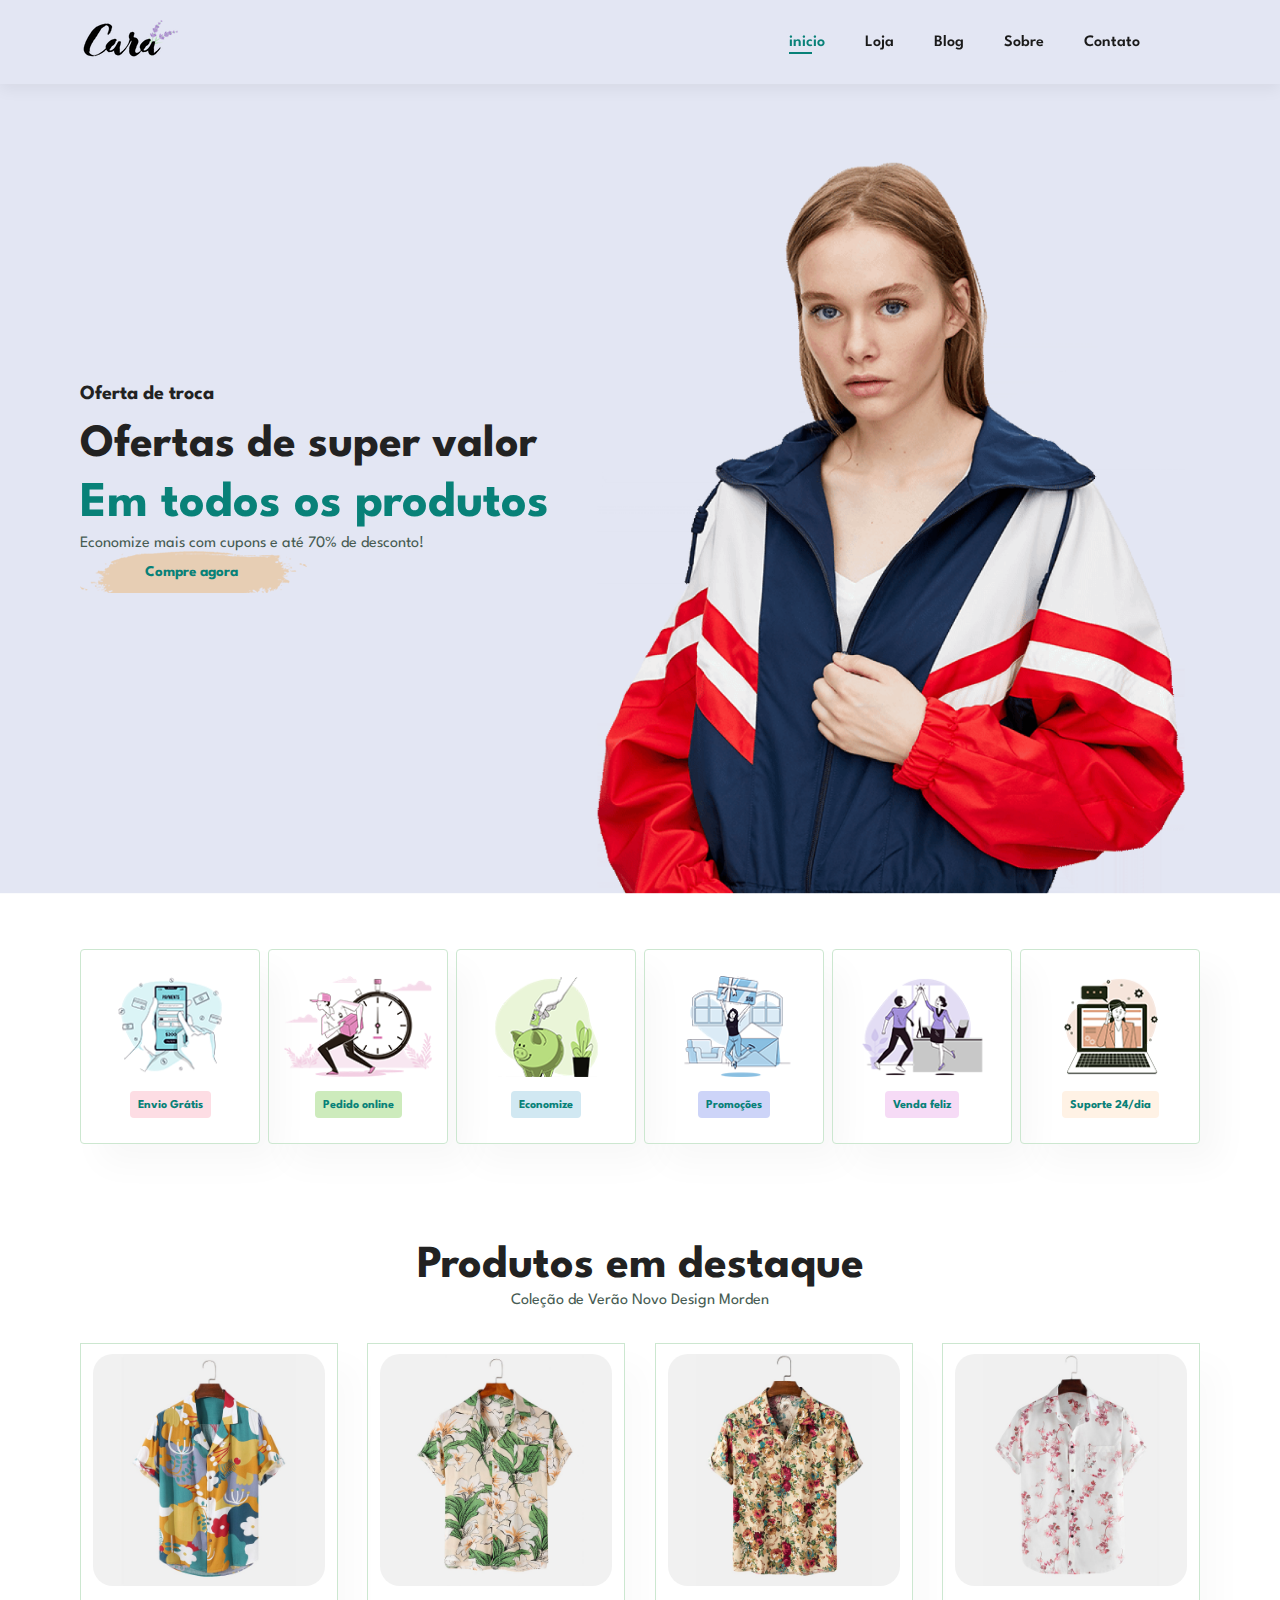
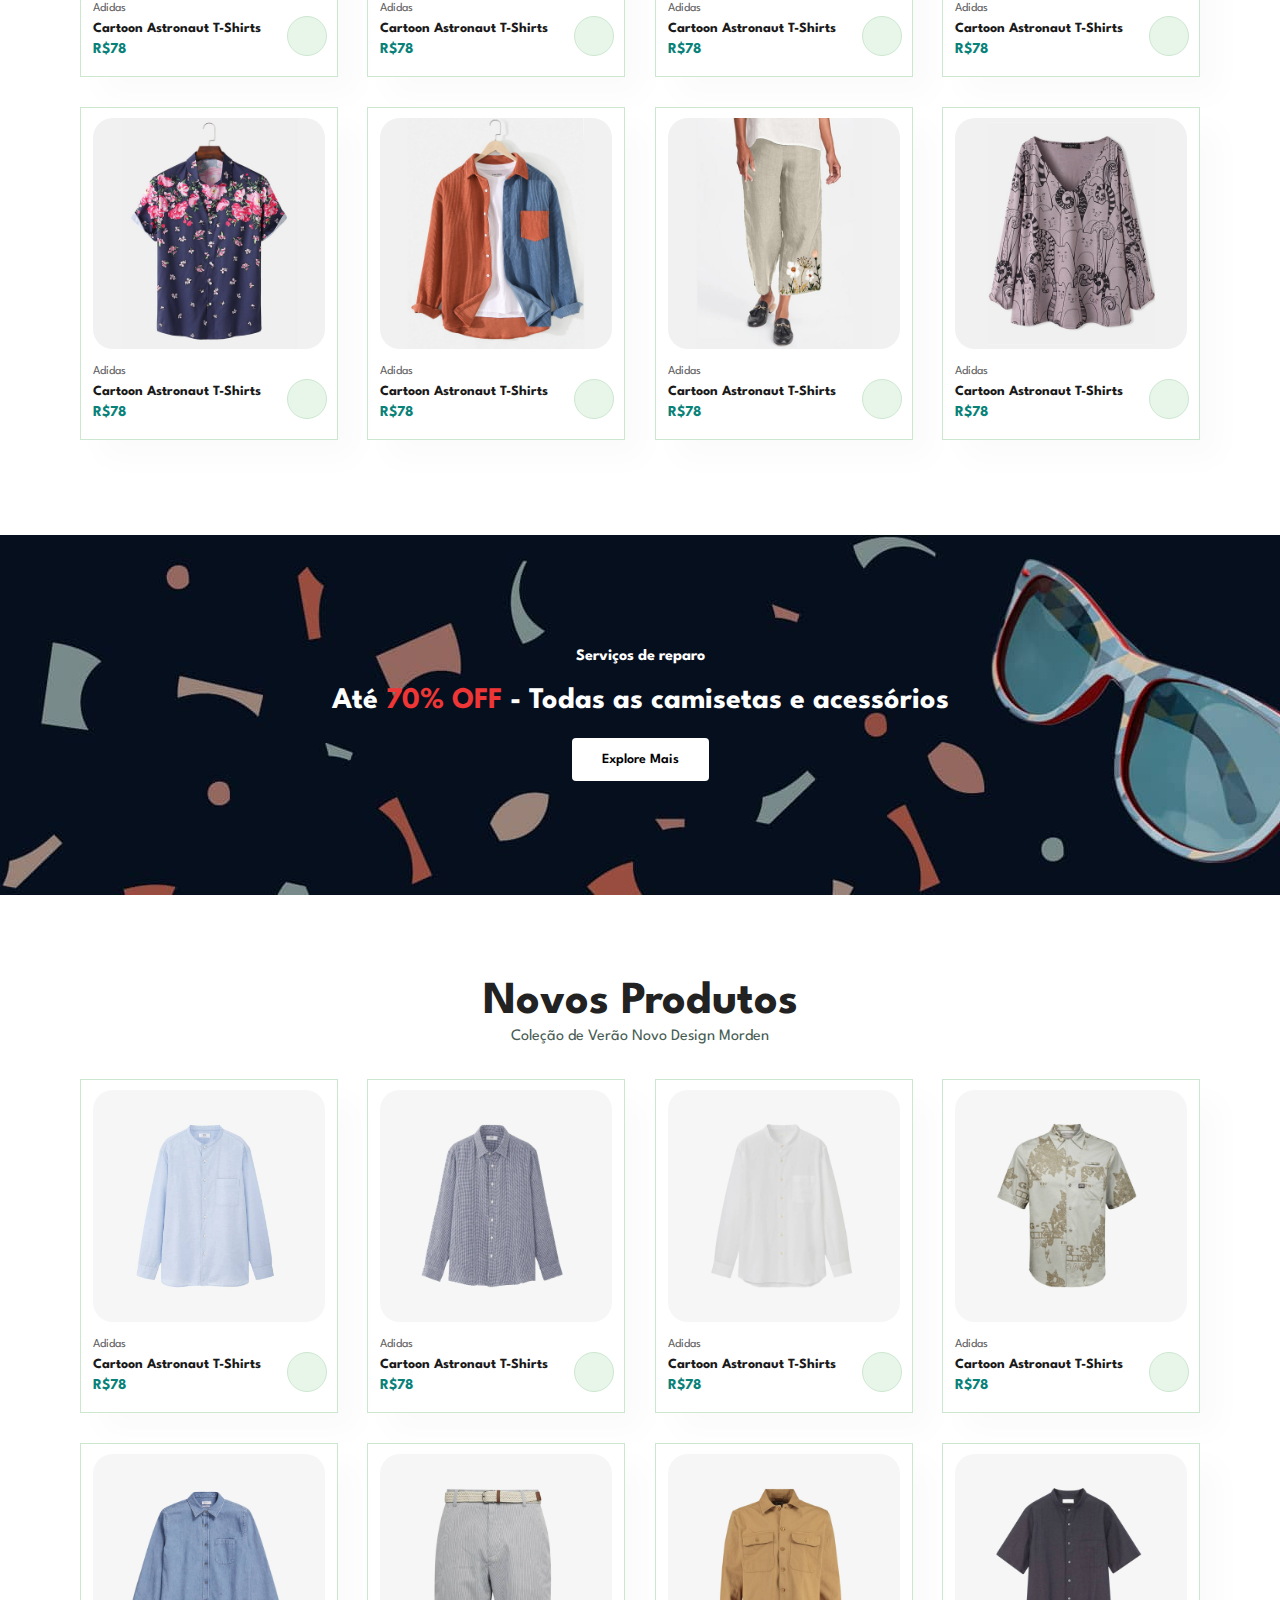
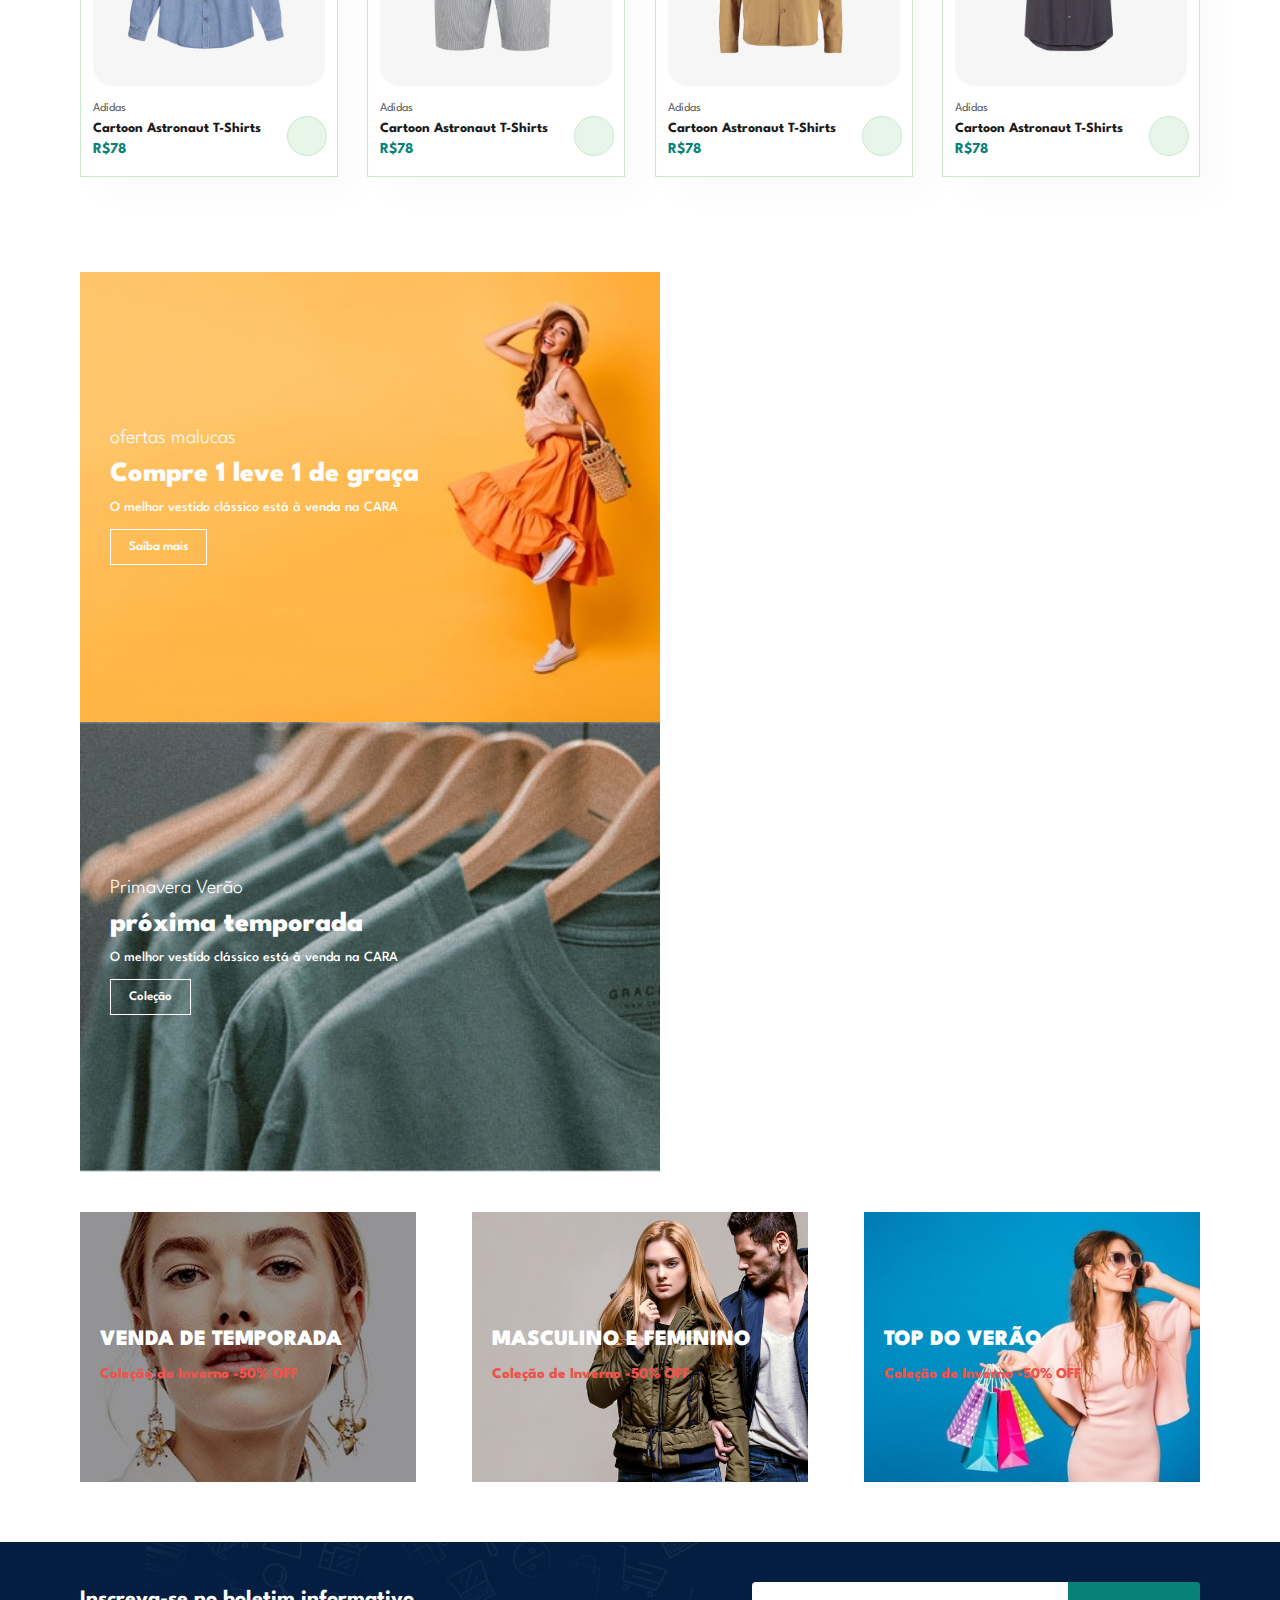
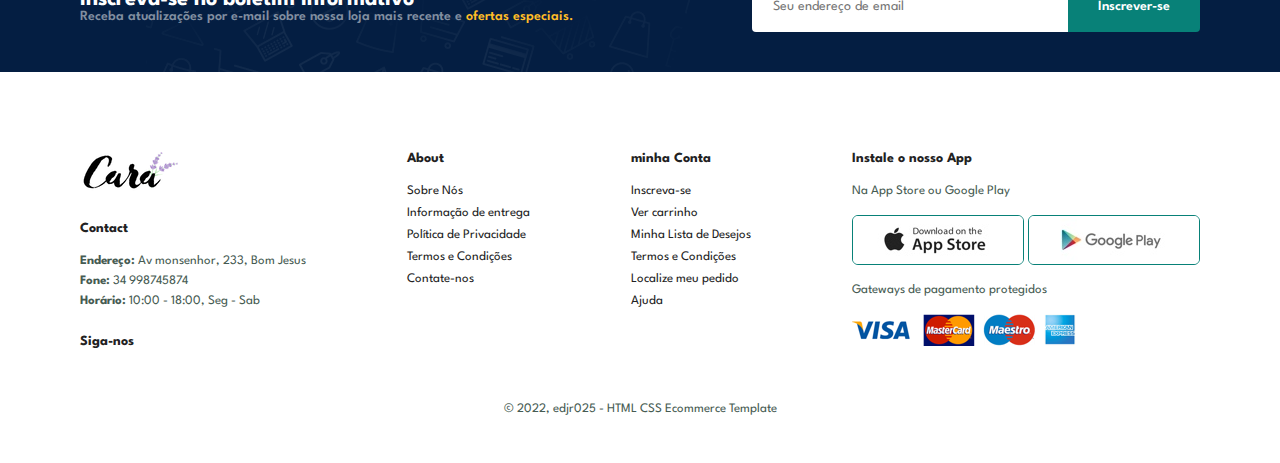
<file: index.html>
<!DOCTYPE html>
<html lang="en">
<head>
    <meta charset="UTF-8">
    <meta http-equiv="X-UA-Compatible" content="IE=edge">
    <meta name="viewport" content="width=device-width, initial-scale=1.0">
    <title>Ecommerce</title>
    <link rel="stylesheet" href="style.css">
    <link rel="stylesheet" href="https://cdnjs.cloudflare.com/ajax/libs/font-awesome/6.0.0-beta3/css/all.min.css" integrity="sha512-Fo3rlrZj/k7ujTnHg4CGR2D7kSs0v4LLanw2qksYuRlEzO+tcaEPQogQ0KaoGN26/zrn20ImR1DfuLWnOo7aBA==" crossorigin="anonymous" referrerpolicy="no-referrer" />
</head>
<body>
    
    <section id="header">
        <a href="#"><img src="img/logo.png" class="logo" alt="logo"></a>

        <div>
            <ul id="navbar">
                <li><a href="index.html" class="active">inicio</a></li>
                <li><a href="shop.html">Loja</a></li>
                <li><a href="blog.html">Blog</a></li>
                <li><a href="about.html">Sobre</a></li>
                <li><a href="contact.html">Contato</a></li>
                <li id="lg-bag"><a href="cart.html"> <i class="fas fa-shopping-basket"></i></a></li>
                <a href="#" id="close"> <i class="fas fa-times"></i> </a>
            </ul>
        </div>
        <div id="mobile">
            <a href="cart.html"> <i class="fas fa-shopping-basket"></i></a>
            <i id="bar" class="fas fa-bars"></i>
        </div>
    </section>
    
    <section id="hero">
        <h4>Oferta de troca</h4>
        <h2>Ofertas de super valor</h2>
        <h1>Em todos os produtos</h1>
        <p>Economize mais com cupons e até 70% de desconto!</p>
        <button>Compre agora</button>
    </section>

    <section id="feature" class="section-p1">
        <div class="fe-box">
            <img src="img/features/f1.png" alt="">
            <h6>Envio Grátis</h6>
        </div>

        <div class="fe-box">
            <img src="img/features/f2.png" alt="">
            <h6>Pedido online</h6>
        </div>

        <div class="fe-box">
            <img src="img/features/f3.png" alt="">
            <h6>Economize</h6>
        </div>

        <div class="fe-box">
            <img src="img/features/f4.png" alt="">
            <h6>Promoções</h6>
        </div>

        <div class="fe-box">
            <img src="img/features/f5.png" alt="">
            <h6>Venda feliz</h6>
        </div>
        <div class="fe-box">
            <img src="img/features/f6.png" alt="">
            <h6>Suporte 24/dia</h6>
        </div>
    </section>

    <section id="product1" class="section-p1">
        <h2>Produtos em destaque</h2>
        <p>Coleção de Verão Novo Design Morden</p>
        <div class="pro-container">
            <div class="pro">
                <img src="img/products/f1.jpg" alt="">
                <div class="des">
                    <span>Adidas</span>
                    <h5>Cartoon Astronaut T-Shirts</h5>
                    <div class="star">
                        <i class="fas fa-star"></i>
                        <i class="fas fa-star"></i>
                        <i class="fas fa-star"></i>
                        <i class="fas fa-star"></i>
                        <i class="fas fa-star"></i>
                    </div>
                    <h4>R$78</h4>
                </div>
                <a href="#"><i class="fas fa-shopping-cart"></i></a>
            </div>

            <div class="pro">
                <img src="img/products/f2.jpg" alt="">
                <div class="des">
                    <span>Adidas</span>
                    <h5>Cartoon Astronaut T-Shirts</h5>
                    <div class="star">
                        <i class="fas fa-star"></i>
                        <i class="fas fa-star"></i>
                        <i class="fas fa-star"></i>
                        <i class="fas fa-star"></i>
                        <i class="fas fa-star"></i>
                    </div>
                    <h4>R$78</h4>
                </div>
                <a href="#"><i class="fas fa-shopping-cart"></i></a>
            </div>

            <div class="pro">
                <img src="img/products/f3.jpg" alt="">
                <div class="des">
                    <span>Adidas</span>
                    <h5>Cartoon Astronaut T-Shirts</h5>
                    <div class="star">
                        <i class="fas fa-star"></i>
                        <i class="fas fa-star"></i>
                        <i class="fas fa-star"></i>
                        <i class="fas fa-star"></i>
                        <i class="fas fa-star"></i>
                    </div>
                    <h4>R$78</h4>
                </div>
                <a href="#"><i class="fas fa-shopping-cart"></i></a>
            </div>

            <div class="pro">
                <img src="img/products/f4.jpg" alt="">
                <div class="des">
                    <span>Adidas</span>
                    <h5>Cartoon Astronaut T-Shirts</h5>
                    <div class="star">
                        <i class="fas fa-star"></i>
                        <i class="fas fa-star"></i>
                        <i class="fas fa-star"></i>
                        <i class="fas fa-star"></i>
                        <i class="fas fa-star"></i>
                    </div>
                    <h4>R$78</h4>
                </div>
                <a href="#"><i class="fas fa-shopping-cart"></i></a>
            </div>

            <div class="pro">
                <img src="img/products/f5.jpg" alt="">
                <div class="des">
                    <span>Adidas</span>
                    <h5>Cartoon Astronaut T-Shirts</h5>
                    <div class="star">
                        <i class="fas fa-star"></i>
                        <i class="fas fa-star"></i>
                        <i class="fas fa-star"></i>
                        <i class="fas fa-star"></i>
                        <i class="fas fa-star"></i>
                    </div>
                    <h4>R$78</h4>
                </div>
                <a href="#"><i class="fas fa-shopping-cart"></i></a>
            </div>

            <div class="pro">
                <img src="img/products/f6.jpg" alt="">
                <div class="des">
                    <span>Adidas</span>
                    <h5>Cartoon Astronaut T-Shirts</h5>
                    <div class="star">
                        <i class="fas fa-star"></i>
                        <i class="fas fa-star"></i>
                        <i class="fas fa-star"></i>
                        <i class="fas fa-star"></i>
                        <i class="fas fa-star"></i>
                    </div>
                    <h4>R$78</h4>
                </div>
                <a href="#"><i class="fas fa-shopping-cart"></i></a>
            </div>

            <div class="pro">
                <img src="img/products/f7.jpg" alt="">
                <div class="des">
                    <span>Adidas</span>
                    <h5>Cartoon Astronaut T-Shirts</h5>
                    <div class="star">
                        <i class="fas fa-star"></i>
                        <i class="fas fa-star"></i>
                        <i class="fas fa-star"></i>
                        <i class="fas fa-star"></i>
                        <i class="fas fa-star"></i>
                    </div>
                    <h4>R$78</h4>
                </div>
                <a href="#"><i class="fas fa-shopping-cart"></i></a>
            </div>

            <div class="pro">
                <img src="img/products/f8.jpg" alt="">
                <div class="des">
                    <span>Adidas</span>
                    <h5>Cartoon Astronaut T-Shirts</h5>
                    <div class="star">
                        <i class="fas fa-star"></i>
                        <i class="fas fa-star"></i>
                        <i class="fas fa-star"></i>
                        <i class="fas fa-star"></i>
                        <i class="fas fa-star"></i>
                    </div>
                    <h4>R$78</h4>
                </div>
                <a href="#"><i class="fas fa-shopping-cart"></i></a>
            </div>
        </div>
    </section>

    <section id="banner" class="section-m1">
        <h4>Serviços de reparo</h4>
        <h2>Até <span>70% OFF</span> - Todas as camisetas e acessórios </h2>
        <button class="normal">Explore Mais</button>
    </section>

    <section id="product1" class="section-p1">
        <h2>Novos Produtos</h2>
        <p>Coleção de Verão Novo Design Morden</p>
        <div class="pro-container">
            <div class="pro">
                <img src="img/products/n1.jpg" alt="">
                <div class="des">
                    <span>Adidas</span>
                    <h5>Cartoon Astronaut T-Shirts</h5>
                    <div class="star">
                        <i class="fas fa-star"></i>
                        <i class="fas fa-star"></i>
                        <i class="fas fa-star"></i>
                        <i class="fas fa-star"></i>
                        <i class="fas fa-star"></i>
                    </div>
                    <h4>R$78</h4>
                </div>
                <a href="#"><i class="fas fa-shopping-cart"></i></a>
            </div>

            <div class="pro">
                <img src="img/products/n2.jpg" alt="">
                <div class="des">
                    <span>Adidas</span>
                    <h5>Cartoon Astronaut T-Shirts</h5>
                    <div class="star">
                        <i class="fas fa-star"></i>
                        <i class="fas fa-star"></i>
                        <i class="fas fa-star"></i>
                        <i class="fas fa-star"></i>
                        <i class="fas fa-star"></i>
                    </div>
                    <h4>R$78</h4>
                </div>
                <a href="#"><i class="fas fa-shopping-cart"></i></a>
            </div>

            <div class="pro">
                <img src="img/products/n3.jpg" alt="">
                <div class="des">
                    <span>Adidas</span>
                    <h5>Cartoon Astronaut T-Shirts</h5>
                    <div class="star">
                        <i class="fas fa-star"></i>
                        <i class="fas fa-star"></i>
                        <i class="fas fa-star"></i>
                        <i class="fas fa-star"></i>
                        <i class="fas fa-star"></i>
                    </div>
                    <h4>R$78</h4>
                </div>
                <a href="#"><i class="fas fa-shopping-cart"></i></a>
            </div>

            <div class="pro">
                <img src="img/products/n4.jpg" alt="">
                <div class="des">
                    <span>Adidas</span>
                    <h5>Cartoon Astronaut T-Shirts</h5>
                    <div class="star">
                        <i class="fas fa-star"></i>
                        <i class="fas fa-star"></i>
                        <i class="fas fa-star"></i>
                        <i class="fas fa-star"></i>
                        <i class="fas fa-star"></i>
                    </div>
                    <h4>R$78</h4>
                </div>
                <a href="#"><i class="fas fa-shopping-cart"></i></a>
            </div>

            <div class="pro">
                <img src="img/products/n5.jpg" alt="">
                <div class="des">
                    <span>Adidas</span>
                    <h5>Cartoon Astronaut T-Shirts</h5>
                    <div class="star">
                        <i class="fas fa-star"></i>
                        <i class="fas fa-star"></i>
                        <i class="fas fa-star"></i>
                        <i class="fas fa-star"></i>
                        <i class="fas fa-star"></i>
                    </div>
                    <h4>R$78</h4>
                </div>
                <a href="#"><i class="fas fa-shopping-cart"></i></a>
            </div>

            <div class="pro">
                <img src="img/products/n6.jpg" alt="">
                <div class="des">
                    <span>Adidas</span>
                    <h5>Cartoon Astronaut T-Shirts</h5>
                    <div class="star">
                        <i class="fas fa-star"></i>
                        <i class="fas fa-star"></i>
                        <i class="fas fa-star"></i>
                        <i class="fas fa-star"></i>
                        <i class="fas fa-star"></i>
                    </div>
                    <h4>R$78</h4>
                </div>
                <a href="#"><i class="fas fa-shopping-cart"></i></a>
            </div>

            <div class="pro">
                <img src="img/products/n7.jpg" alt="">
                <div class="des">
                    <span>Adidas</span>
                    <h5>Cartoon Astronaut T-Shirts</h5>
                    <div class="star">
                        <i class="fas fa-star"></i>
                        <i class="fas fa-star"></i>
                        <i class="fas fa-star"></i>
                        <i class="fas fa-star"></i>
                        <i class="fas fa-star"></i>
                    </div>
                    <h4>R$78</h4>
                </div>
                <a href="#"><i class="fas fa-shopping-cart"></i></a>
            </div>

            <div class="pro">
                <img src="img/products/n8.jpg" alt="">
                <div class="des">
                    <span>Adidas</span>
                    <h5>Cartoon Astronaut T-Shirts</h5>
                    <div class="star">
                        <i class="fas fa-star"></i>
                        <i class="fas fa-star"></i>
                        <i class="fas fa-star"></i>
                        <i class="fas fa-star"></i>
                        <i class="fas fa-star"></i>
                    </div>
                    <h4>R$78</h4>
                </div>
                <a href="#"><i class="fas fa-shopping-cart"></i></a>
            </div>
        </div>
    </section>

    <section id="sm-banner" class="section-p1">
        <div class="banner-box">
            <h4>ofertas malucas</h4>
            <h2>Compre 1 leve 1 de graça</h2>
            <span>O melhor vestido clássico está à venda na CARA</span>
            <button class="white">Saiba mais</button>
        </div>

        <div class="banner-box banner-box2">
            <h4>Primavera Verão</h4>
            <h2>próxima temporada</h2>
            <span>O melhor vestido clássico está à venda na CARA</span>
            <button class="white">Coleção</button>
        </div>
    </section>

    <section id="banner3">
        <div class="banner-box">
            <h2>VENDA DE TEMPORADA</h2>
            <H3>Coleção de Inverno -50% OFF</H3> 
        </div>

        <div class="banner-box banner-box2">
            <h2>MASCULINO E FEMININO</h2>
            <H3>Coleção de Inverno -50% OFF</H3> 
        </div>

        <div class="banner-box banner-box3">
            <h2>TOP DO VERÃO</h2>
            <H3>Coleção de Inverno -50% OFF</H3> 
        </div>
    </section>

    <section id="newsletter" class="section-p1 section-m1">
        <div class="newstext">
            <h4>Inscreva-se no boletim informativo</h4>
            <p>Receba atualizações por e-mail sobre nossa loja mais recente e <span>
                ofertas especiais.</span> </p>
        </div>
        <div class="form">
            <input type="text" placeholder="Seu endereço de email">
            <button class="normal">Inscrever-se</button>
        </div>
    </section>

    <footer class="section-p1">
        <div class="col">
            <img class="logo" src="img/logo.png" alt="">
            <h4>Contact</h4>
            <p> <strong>Endereço: </strong> Av monsenhor, 233, Bom Jesus</p>
            <p> <strong>Fone: </strong> 34 998745874</p>
            <p> <strong>Horário: </strong> 10:00 - 18:00, Seg - Sab</p>
            <div class="follow">
                <h4>Siga-nos</h4>
                <div class="icon">
                <i class="fab fa-facebook"></i>
                <i class="fab fa-twitter"></i>
                <i class="fab fa-instagram"></i>
                <i class="fab fa-pinterest-p"></i>
                <i class="fab fa-youtube"></i>
                </div>
            </div>
        </div>

        <div class="col">
            <h4>About</h4>
            <a href="#">Sobre Nós</a>
            <a href="#">Informação de entrega</a>
            <a href="#">Política de Privacidade</a>
            <a href="#">Termos e Condições</a>
            <a href="#">Contate-nos</a>
        </div>

        <div class="col">
            <h4>minha Conta</h4>
            <a href="#">Inscreva-se</a>
            <a href="#">Ver carrinho</a>
            <a href="#">Minha Lista de Desejos</a>
            <a href="#">Termos e Condições</a>
            <a href="#">Localize meu pedido</a>
            <a href="#">Ajuda</a>
        </div>

        <div class="col install">
            <h4>Instale o nosso App</h4>
            <p>Na App Store ou Google Play</p>
            <div class="row">
                <img src="img/pay/app.jpg" alt="">
                <img src="img/pay/play.jpg" alt="">
            </div>
            <p>Gateways de pagamento protegidos</p>
            <img src="img/pay/pay.png" alt="">
        </div>

        <div class="copyright">
            <p>&copy; 2022, edjr025 - HTML CSS Ecommerce Template</p>
        </div>
    </footer>

    <script src="main.js"></script>
</body>
</html>
</file>
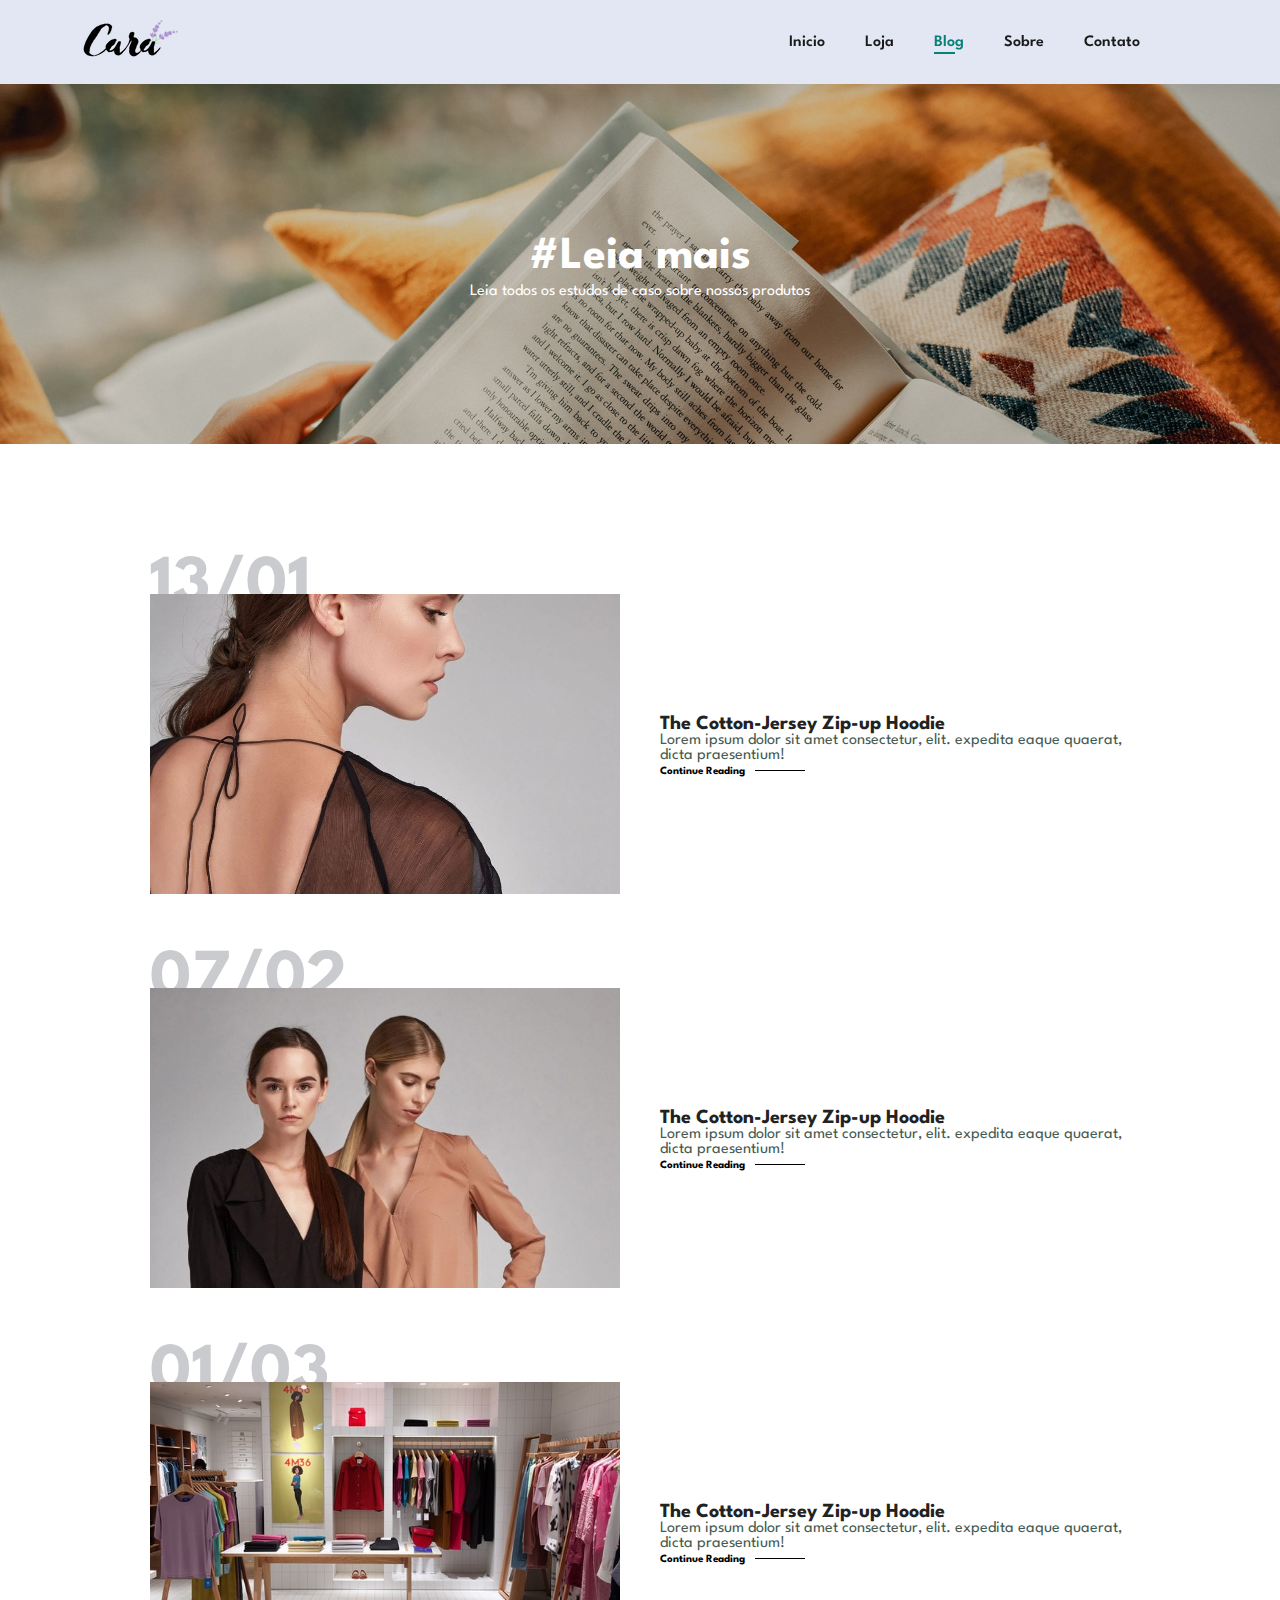
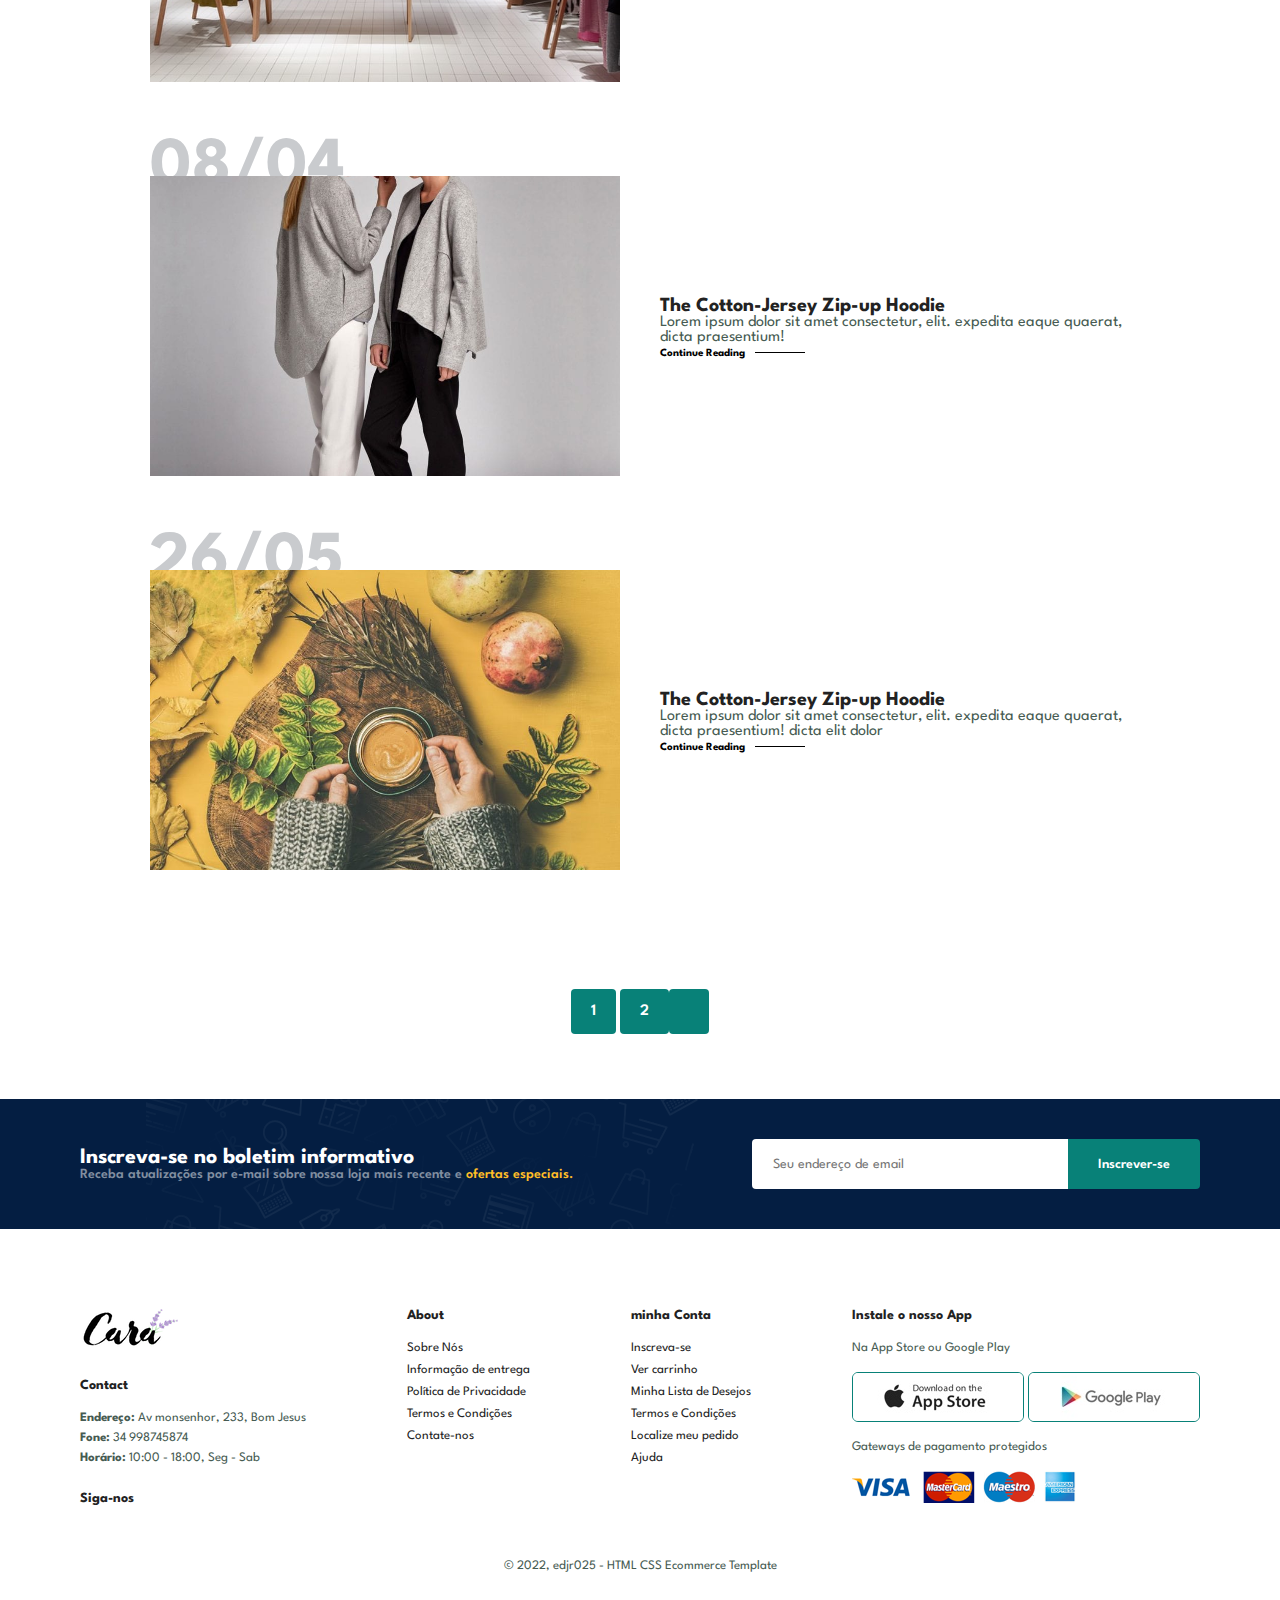
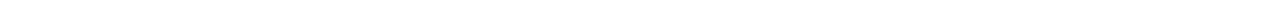
<file: blog.html>
<!DOCTYPE html>
<html lang="en">
<head>
    <meta charset="UTF-8">
    <meta http-equiv="X-UA-Compatible" content="IE=edge">
    <meta name="viewport" content="width=device-width, initial-scale=1.0">
    <title>Blog</title>
    <link rel="stylesheet" href="style.css">
    <link rel="stylesheet" href="https://cdnjs.cloudflare.com/ajax/libs/font-awesome/6.0.0-beta3/css/all.min.css" integrity="sha512-Fo3rlrZj/k7ujTnHg4CGR2D7kSs0v4LLanw2qksYuRlEzO+tcaEPQogQ0KaoGN26/zrn20ImR1DfuLWnOo7aBA==" crossorigin="anonymous" referrerpolicy="no-referrer" />
</head>
<body>
    <section id="header">
        <a href="#"><img src="img/logo.png" class="logo" alt="logo"></a>

        <div>
            <ul id="navbar">
                <li><a href="index.html">Inicio</a></li>
                <li><a href="shop.html" >Loja</a></li>
                <li><a href="glog.html"  class="active">Blog</a></li>
                <li><a href="about.html">Sobre</a></li>
                <li><a href="contact.html">Contato</a></li>
                <li id="lg-bag"><a href="cart.html"> <i class="fas fa-shopping-basket"></i></a></li>
                <a href="#" id="close"> <i class="fas fa-times"></i> </a>
            </ul>
        </div>
        <div id="mobile">
            <a href="cart.html"> <i class="fas fa-shopping-basket"></i></a>
            <i id="bar" class="fas fa-bars"></i>
        </div>
    </section>

    <section id="page-header" class="blog-header">
       
        <h2>#Leia <span>mais</span> </h2>
        <p>Leia todos os estudos de caso sobre nossos produtos</p>
        
    </section>

    <section id="blog">
        <div class="blog-box">
            <div class="blog-img">
                <img src="img//blog/b1.jpg" alt="">
            </div>
            <div class="blog-detail">
                <h4>The Cotton-Jersey Zip-up Hoodie</h4>
                <p>Lorem ipsum dolor sit amet consectetur, elit. expedita eaque quaerat, dicta praesentium!</p>
                <a href="#">Continue Reading</a>
            </div>
            <h1>13/01</h1>
        </div>

        <div class="blog-box">
            <div class="blog-img">
                <img src="img//blog/b2.jpg" alt="">
            </div>
            <div class="blog-detail">
                <h4>The Cotton-Jersey Zip-up Hoodie</h4>
                <p>Lorem ipsum dolor sit amet consectetur, elit. expedita eaque quaerat, dicta praesentium!</p>
                <a href="#">Continue Reading</a>
            </div>
            <h1>07/02</h1>
        </div>
        
        <div class="blog-box">
            <div class="blog-img">
                <img src="img//blog/b3.jpg" alt="">
            </div>
            <div class="blog-detail">
                <h4>The Cotton-Jersey Zip-up Hoodie</h4>
                <p>Lorem ipsum dolor sit amet consectetur, elit. expedita eaque quaerat, dicta praesentium!</p>
                <a href="#">Continue Reading</a>
            </div>
            <h1>01/03</h1>
        </div>

        <div class="blog-box">
            <div class="blog-img">
                <img src="img//blog/b4.jpg" alt="">
            </div>
            <div class="blog-detail">
                <h4>The Cotton-Jersey Zip-up Hoodie</h4>
                <p>Lorem ipsum dolor sit amet consectetur, elit. expedita eaque quaerat, dicta praesentium!</p>
                <a href="#">Continue Reading</a>
            </div>
            <h1>08/04</h1>
        </div><div class="blog-box">
            <div class="blog-img">
                <img src="img//blog/b6.jpg" alt="">
            </div>
            <div class="blog-detail">
                <h4>The Cotton-Jersey Zip-up Hoodie</h4>
                <p>Lorem ipsum dolor sit amet consectetur, elit. expedita eaque quaerat, dicta praesentium! dicta elit dolor</p>
                <a href="#">Continue Reading</a>
            </div>
            <h1>26/05</h1>
        </div>
    </section>

    <section id="pagination" class="section-p1">
        <a href="#">1</a>
        <a href="#">2</a>
        <a href="#"> <i class="fas fa-arrow-right"></i> </a>
    </section>
    
    <section id="newsletter" class="section-p1 section-m1">
        <div class="newstext">
            <h4>Inscreva-se no boletim informativo</h4>
            <p>Receba atualizações por e-mail sobre nossa loja mais recente e <span>
                ofertas especiais.</span> </p>
        </div>
        <div class="form">
            <input type="text" placeholder="Seu endereço de email">
            <button class="normal">Inscrever-se</button>
        </div>
    </section>

    <footer class="section-p1">
        <div class="col">
            <img class="logo" src="img/logo.png" alt="">
            <h4>Contact</h4>
            <p> <strong>Endereço: </strong> Av monsenhor, 233, Bom Jesus</p>
            <p> <strong>Fone: </strong> 34 998745874</p>
            <p> <strong>Horário: </strong> 10:00 - 18:00, Seg - Sab</p>
            <div class="follow">
                <h4>Siga-nos</h4>
                <div class="icon">
                <i class="fab fa-facebook"></i>
                <i class="fab fa-twitter"></i>
                <i class="fab fa-instagram"></i>
                <i class="fab fa-pinterest-p"></i>
                <i class="fab fa-youtube"></i>
                </div>
            </div>
        </div>

        <div class="col">
            <h4>About</h4>
            <a href="#">Sobre Nós</a>
            <a href="#">Informação de entrega</a>
            <a href="#">Política de Privacidade</a>
            <a href="#">Termos e Condições</a>
            <a href="#">Contate-nos</a>
        </div>

        <div class="col">
            <h4>minha Conta</h4>
            <a href="#">Inscreva-se</a>
            <a href="#">Ver carrinho</a>
            <a href="#">Minha Lista de Desejos</a>
            <a href="#">Termos e Condições</a>
            <a href="#">Localize meu pedido</a>
            <a href="#">Ajuda</a>
        </div>

        <div class="col install">
            <h4>Instale o nosso App</h4>
            <p>Na App Store ou Google Play</p>
            <div class="row">
                <img src="img/pay/app.jpg" alt="">
                <img src="img/pay/play.jpg" alt="">
            </div>
            <p>Gateways de pagamento protegidos</p>
            <img src="img/pay/pay.png" alt="">
        </div>

        <div class="copyright">
            <p>&copy; 2022, edjr025 - HTML CSS Ecommerce Template</p>
        </div>
    </footer>

    <script src="main.js"></script>
</body>
</html>
</file>
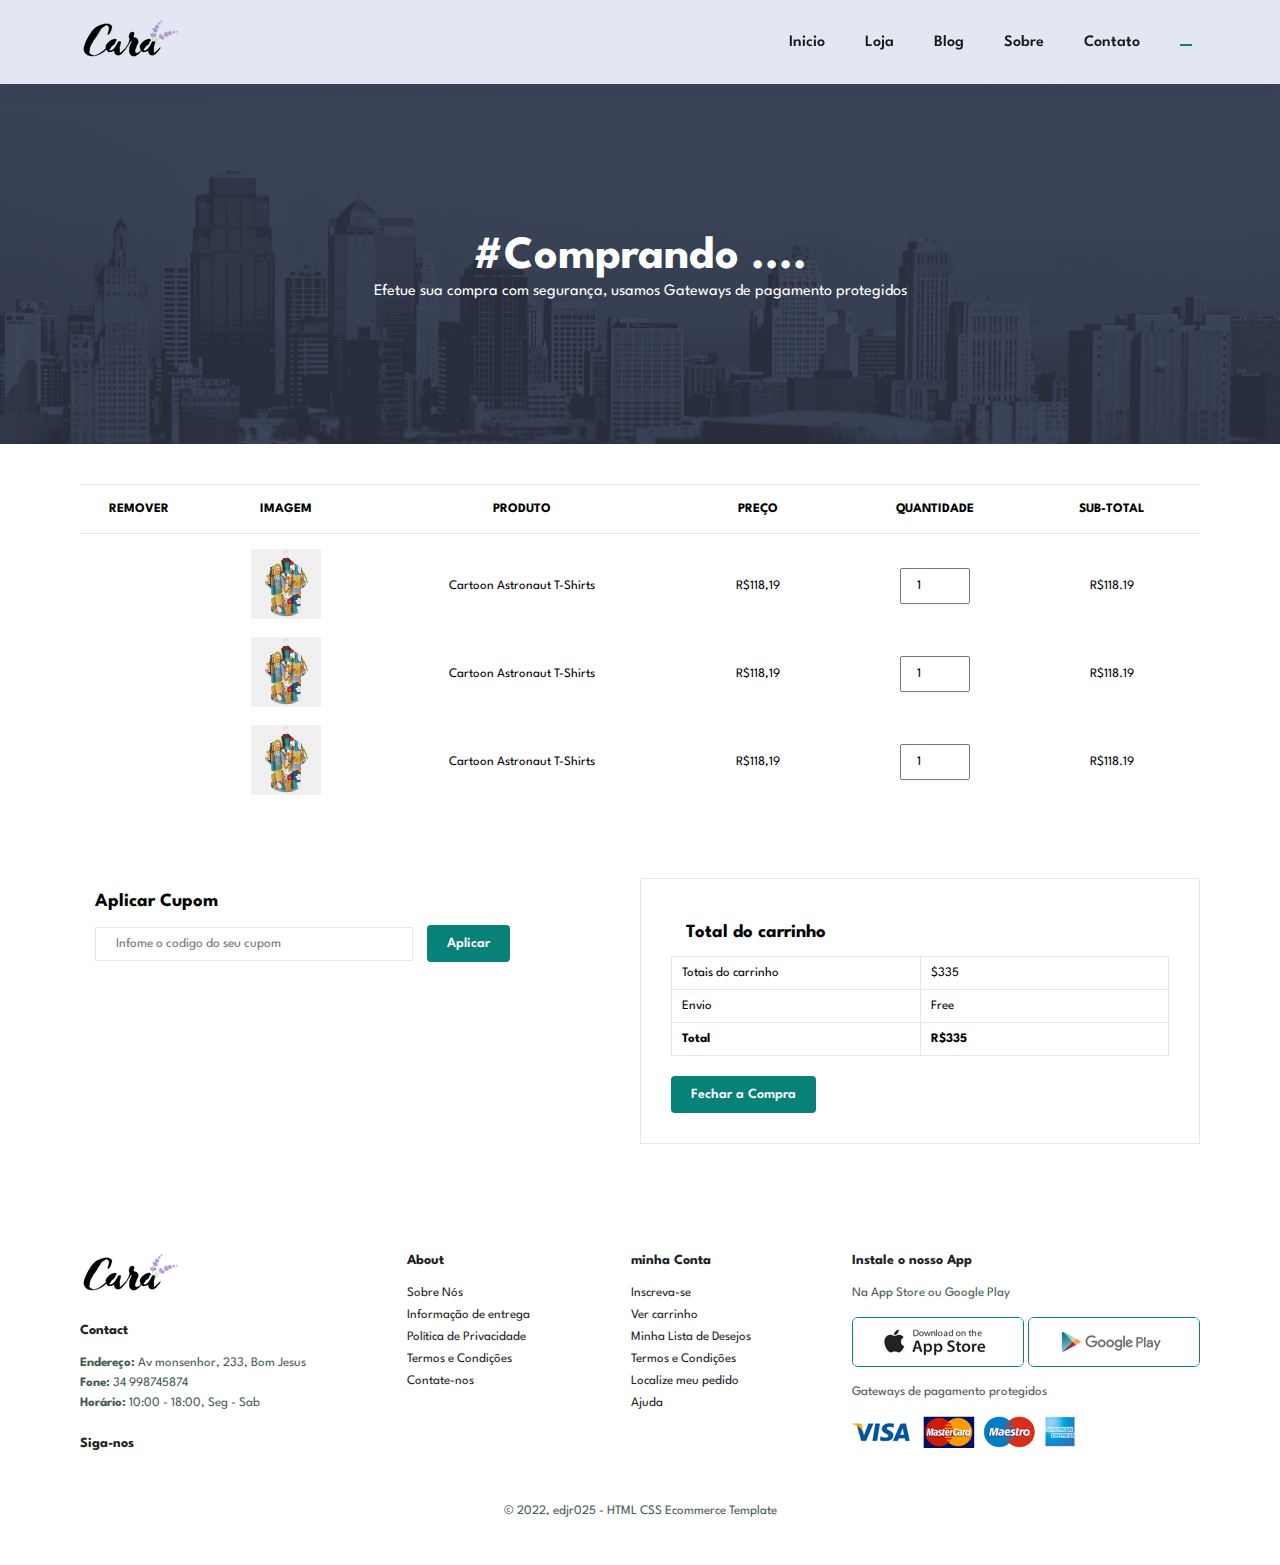
<file: cart.html>
<!DOCTYPE html>
<html lang="en">
<head>
    <meta charset="UTF-8">
    <meta http-equiv="X-UA-Compatible" content="IE=edge">
    <meta name="viewport" content="width=device-width, initial-scale=1.0">
    <title>Carrinho</title>
    <link rel="stylesheet" href="style.css">
    <link rel="stylesheet" href="https://cdnjs.cloudflare.com/ajax/libs/font-awesome/6.0.0-beta3/css/all.min.css" integrity="sha512-Fo3rlrZj/k7ujTnHg4CGR2D7kSs0v4LLanw2qksYuRlEzO+tcaEPQogQ0KaoGN26/zrn20ImR1DfuLWnOo7aBA==" crossorigin="anonymous" referrerpolicy="no-referrer" />
</head>
<body>
    <section id="header">
        <a href="#"><img src="img/logo.png" class="logo" alt="logo"></a>

        <div>
            <ul id="navbar">
                <li><a href="index.html">Inicio</a></li>
                <li><a href="shop.html" >Loja</a></li>
                <li><a href="glog.html">Blog</a></li>
                <li><a href="about.html" >Sobre</a></li>
                <li><a href="contact.html" >Contato</a></li>
                <li id="lg-bag"><a class="active" href="cart.html"> <i class="fas fa-shopping-basket"></i></a></li>
                <a href="#" id="close"> <i class="fas fa-times"></i> </a>
            </ul>
        </div>
        <div id="mobile">
            <a href="cart.html"> <i class="fas fa-shopping-basket"></i></a>
            <i id="bar" class="fas fa-bars"></i>
        </div>
    </section>

    <section id="page-header" class="about-header">
       
        <h2>#Comprando ....</h2>
        <p>Efetue sua compra com segurança, usamos Gateways de pagamento protegidos </p>
        
    </section>

    <section id="cart" class="section-p1">
        <table width='100%'>
            <thead>
                <tr>
                    <td>Remover</td>
                    <td>Imagem</td>
                    <td>Produto</td>
                    <td>Preço</td>
                    <td>Quantidade</td>
                    <td>Sub-Total</td>
                </tr>
               
            </thead>

            <tbody>
                <tr>
                    <td><a href="#"><i class="fas fa-times-circle"></i></a></td>
                    <td><img src="img/products/f1.jpg" alt=""></td>
                    <td>Cartoon Astronaut T-Shirts</td>
                    <td>R$118,19</td>
                    <td><input type="number" value="1"></td>
                    <td>R$118.19</td>
                </tr>

                <tr>
                    <td><a href="#"><i class="fas fa-times-circle"></i></a></td>
                    <td><img src="img/products/f1.jpg" alt=""></td>
                    <td>Cartoon Astronaut T-Shirts</td>
                    <td>R$118,19</td>
                    <td><input type="number" value="1"></td>
                    <td>R$118.19</td>
                </tr>

                <tr>
                    <td><a href="#"><i class="fas fa-times-circle"></i></a></td>
                    <td><img src="img/products/f1.jpg" alt=""></td>
                    <td>Cartoon Astronaut T-Shirts</td>
                    <td>R$118,19</td>
                    <td><input type="number" value="1"></td>
                    <td>R$118.19</td>
                </tr>
            </tbody>
        </table>
    </section>

    <section id="cart-add" class="section-p1">
        <div id="coupon">
            <h3>Aplicar Cupom</h3>
            <div>
                <input type="text" placeholder="Infome o codigo do seu cupom">
                <button class="normal">Aplicar</button>
            </div>
        </div>
        <div id="subtotal">
            <h3>Total do carrinho</h3>
            <table>
                <tr>
                    <td>Totais do carrinho</td>
                    <td>$335</td>
                </tr>
                <tr>
                    <td>Envio</td>
                    <td>Free</td>
                </tr>
                <tr>
                    <td><strong>Total</strong></td>
                    <td><strong>R$335</strong></td>
                </tr>
            </table>
            <button class="normal">Fechar a Compra</button>
        </div>
    </section>

    <footer class="section-p1">
        <div class="col">
            <img class="logo" src="img/logo.png" alt="">
            <h4>Contact</h4>
            <p> <strong>Endereço: </strong> Av monsenhor, 233, Bom Jesus</p>
            <p> <strong>Fone: </strong> 34 998745874</p>
            <p> <strong>Horário: </strong> 10:00 - 18:00, Seg - Sab</p>
            <div class="follow">
                <h4>Siga-nos</h4>
                <div class="icon">
                <i class="fab fa-facebook"></i>
                <i class="fab fa-twitter"></i>
                <i class="fab fa-instagram"></i>
                <i class="fab fa-pinterest-p"></i>
                <i class="fab fa-youtube"></i>
                </div>
            </div>
        </div>

        <div class="col">
            <h4>About</h4>
            <a href="#">Sobre Nós</a>
            <a href="#">Informação de entrega</a>
            <a href="#">Política de Privacidade</a>
            <a href="#">Termos e Condições</a>
            <a href="#">Contate-nos</a>
        </div>

        <div class="col">
            <h4>minha Conta</h4>
            <a href="#">Inscreva-se</a>
            <a href="#">Ver carrinho</a>
            <a href="#">Minha Lista de Desejos</a>
            <a href="#">Termos e Condições</a>
            <a href="#">Localize meu pedido</a>
            <a href="#">Ajuda</a>
        </div>

        <div class="col install">
            <h4>Instale o nosso App</h4>
            <p>Na App Store ou Google Play</p>
            <div class="row">
                <img src="img/pay/app.jpg" alt="">
                <img src="img/pay/play.jpg" alt="">
            </div>
            <p>Gateways de pagamento protegidos</p>
            <img src="img/pay/pay.png" alt="">
        </div>

        <div class="copyright">
            <p>&copy; 2022, edjr025 - HTML CSS Ecommerce Template</p>
        </div>
    </footer>

    <script src="main.js"></script>
</body>
</html>
</file>
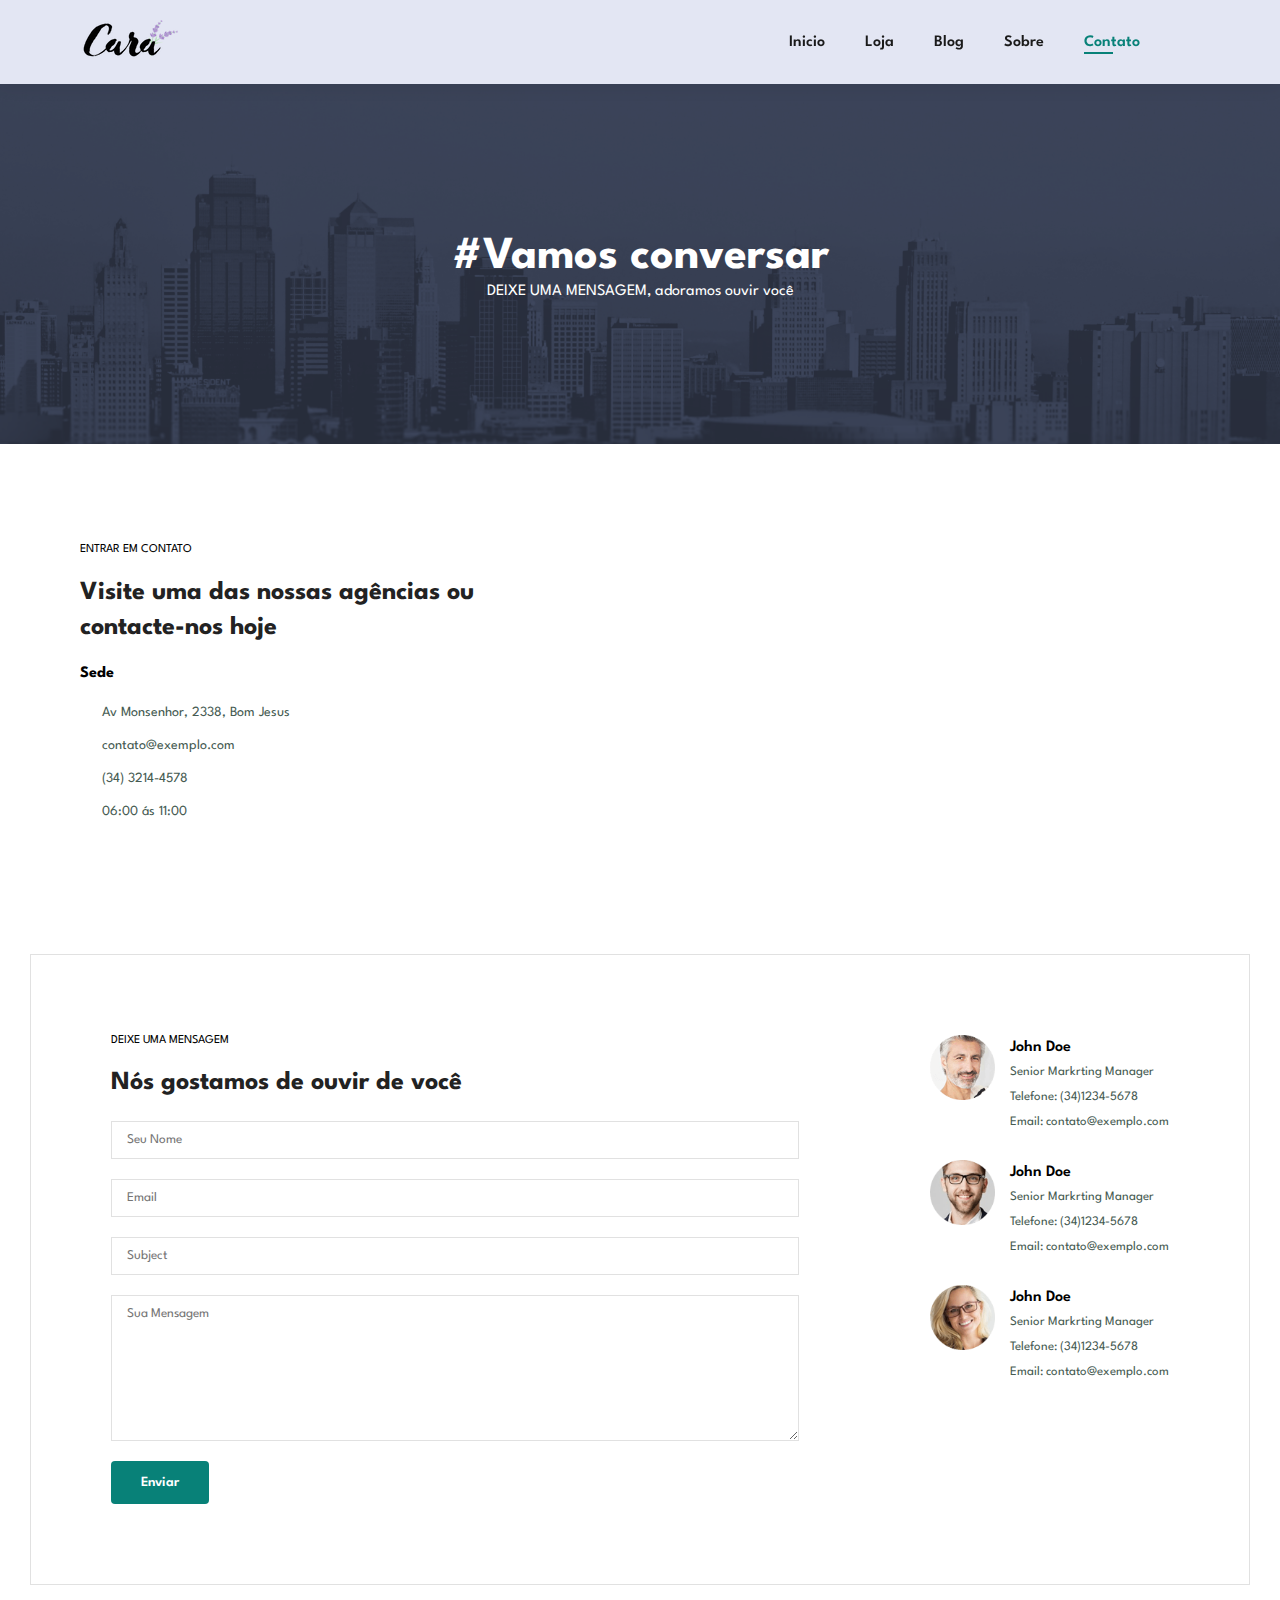
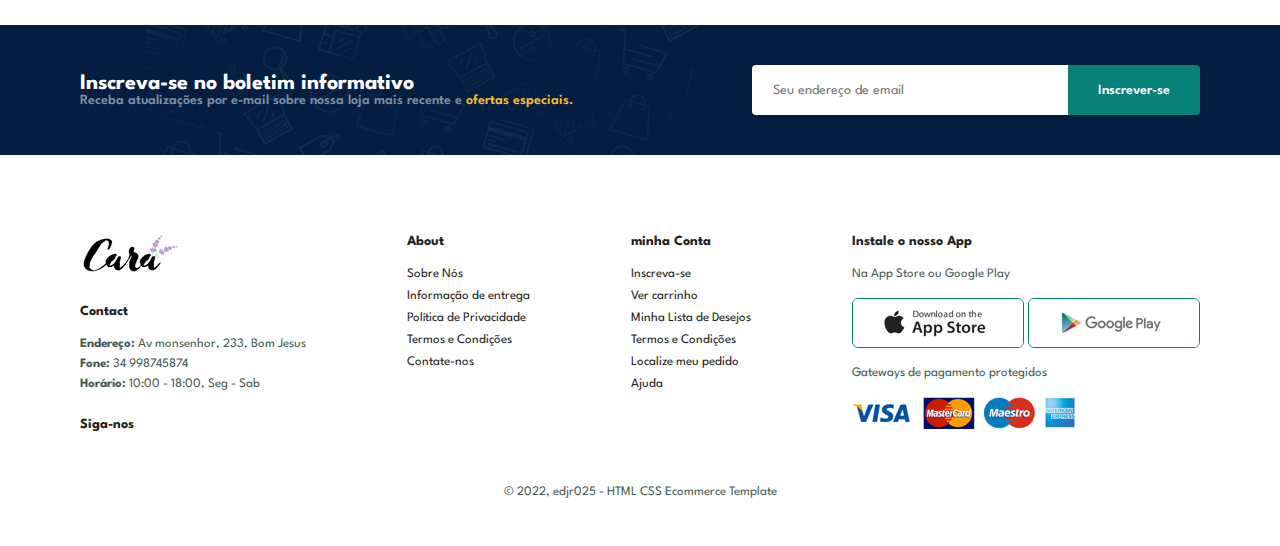
<file: contact.html>
<!DOCTYPE html>
<html lang="en">
<head>
    <meta charset="UTF-8">
    <meta http-equiv="X-UA-Compatible" content="IE=edge">
    <meta name="viewport" content="width=device-width, initial-scale=1.0">
    <title>Contact</title>
    <link rel="stylesheet" href="style.css">
    <link rel="stylesheet" href="https://cdnjs.cloudflare.com/ajax/libs/font-awesome/6.0.0-beta3/css/all.min.css" integrity="sha512-Fo3rlrZj/k7ujTnHg4CGR2D7kSs0v4LLanw2qksYuRlEzO+tcaEPQogQ0KaoGN26/zrn20ImR1DfuLWnOo7aBA==" crossorigin="anonymous" referrerpolicy="no-referrer" />
</head>
<body>
    <section id="header">
        <a href="#"><img src="img/logo.png" class="logo" alt="logo"></a>

        <div>
            <ul id="navbar">
                <li><a href="index.html">Inicio</a></li>
                <li><a href="shop.html" >Loja</a></li>
                <li><a href="glog.html">Blog</a></li>
                <li><a href="about.html" >Sobre</a></li>
                <li><a href="contact.html" class="active">Contato</a></li>
                <li id="lg-bag"><a href="cart.html"> <i class="fas fa-shopping-basket"></i></a></li>
                <a href="#" id="close"> <i class="fas fa-times"></i> </a>
            </ul>
        </div>
        <div id="mobile">
            <a href="cart.html"> <i class="fas fa-shopping-basket"></i></a>
            <i id="bar" class="fas fa-bars"></i>
        </div>
    </section>

    <section id="page-header" class="about-header">
       
        <h2>#Vamos conversar</h2>
        <p>DEIXE UMA MENSAGEM, adoramos ouvir você</p>
        
    </section>

    <section id="contact-details" class="section-p1">
        <div class="details">
            <span>ENTRAR EM CONTATO</span>
            <h2>Visite uma das nossas agências ou contacte-nos hoje</h2>
            <h3>Sede</h3>
            <div>
                <li>
                    <i class="fas fa-map-pin"></i>
                    <p>Av Monsenhor, 2338, Bom Jesus</p>
                </li>

                <li>
                    <i class="fas fa-envelope-square"></i>
                    <p>contato@exemplo.com</p>
                </li>

                <li>
                    <i class="fas fa-phone-alt"></i>
                    <p>(34) 3214-4578</p>
                </li>

                <li>
                    <i class="fas fa-clock"></i>
                    <p>06:00 ás 11:00</p>
                </li>
            </div>
        </div>

        <div class="map">
            <iframe src="https://www.google.com/maps/embed?pb=!1m18!1m12!1m3!1d2469.8088025254356!2d-1.2565554847889122!3d51.75481970040429!2m3!1f0!2f0!3f0!3m2!1i1024!2i768!4f13.1!3m3!1m2!1s0x4876c6a9ef8c485b%3A0xd2ff1883a001afed!2sUniversidade%20Oxford!5e0!3m2!1spt-BR!2sbr!4v1642631452336!5m2!1spt-BR!2sbr" width="600" height="450" style="border:0;" allowfullscreen="" loading="lazy"></iframe>
        </div>
    </section>

    <section id="form-details">
        <form action="">
            <span>DEIXE UMA MENSAGEM</span>
            <h2>Nós gostamos de ouvir de você</h2>
            <input type="text" placeholder="Seu Nome">
            <input type="text" placeholder="Email">
            <input type="text" placeholder="Subject">
            <textarea name="" id="" cols="30" rows="10" placeholder="Sua Mensagem"></textarea>
            <button class="normal">Enviar</button>
        </form>

        <div class="people">
            <div>
                <img src="img/people/1.png" alt="">
                <p><span>John Doe</span>Senior Markrting Manager <br>
                Telefone: (34)1234-5678<br> Email: contato@exemplo.com</p>
            </div>

            <div>
                <img src="img/people/2.png" alt="">
                <p><span>John Doe</span>Senior Markrting Manager <br>
                    Telefone: (34)1234-5678 <br> Email: contato@exemplo.com</p>
            </div>

            <div>
                <img src="img/people/3.png" alt="">
                <p><span>John Doe</span>Senior Markrting Manager <br>
                    Telefone: (34)1234-5678<br> Email: contato@exemplo.com</p>
            </div>
        </div>
    </section>

    <section id="newsletter" class="section-p1 section-m1">
        <div class="newstext">
            <h4>Inscreva-se no boletim informativo</h4>
            <p>Receba atualizações por e-mail sobre nossa loja mais recente e <span>
                ofertas especiais.</span> </p>
        </div>
        <div class="form">
            <input type="text" placeholder="Seu endereço de email">
            <button class="normal">Inscrever-se</button>
        </div>
    </section>

    <footer class="section-p1">
        <div class="col">
            <img class="logo" src="img/logo.png" alt="">
            <h4>Contact</h4>
            <p> <strong>Endereço: </strong> Av monsenhor, 233, Bom Jesus</p>
            <p> <strong>Fone: </strong> 34 998745874</p>
            <p> <strong>Horário: </strong> 10:00 - 18:00, Seg - Sab</p>
            <div class="follow">
                <h4>Siga-nos</h4>
                <div class="icon">
                <i class="fab fa-facebook"></i>
                <i class="fab fa-twitter"></i>
                <i class="fab fa-instagram"></i>
                <i class="fab fa-pinterest-p"></i>
                <i class="fab fa-youtube"></i>
                </div>
            </div>
        </div>

        <div class="col">
            <h4>About</h4>
            <a href="#">Sobre Nós</a>
            <a href="#">Informação de entrega</a>
            <a href="#">Política de Privacidade</a>
            <a href="#">Termos e Condições</a>
            <a href="#">Contate-nos</a>
        </div>

        <div class="col">
            <h4>minha Conta</h4>
            <a href="#">Inscreva-se</a>
            <a href="#">Ver carrinho</a>
            <a href="#">Minha Lista de Desejos</a>
            <a href="#">Termos e Condições</a>
            <a href="#">Localize meu pedido</a>
            <a href="#">Ajuda</a>
        </div>

        <div class="col install">
            <h4>Instale o nosso App</h4>
            <p>Na App Store ou Google Play</p>
            <div class="row">
                <img src="img/pay/app.jpg" alt="">
                <img src="img/pay/play.jpg" alt="">
            </div>
            <p>Gateways de pagamento protegidos</p>
            <img src="img/pay/pay.png" alt="">
        </div>

        <div class="copyright">
            <p>&copy; 2022, edjr025 - HTML CSS Ecommerce Template</p>
        </div>
    </footer>

    <script src="main.js"></script>
</body>
</html>
</file>
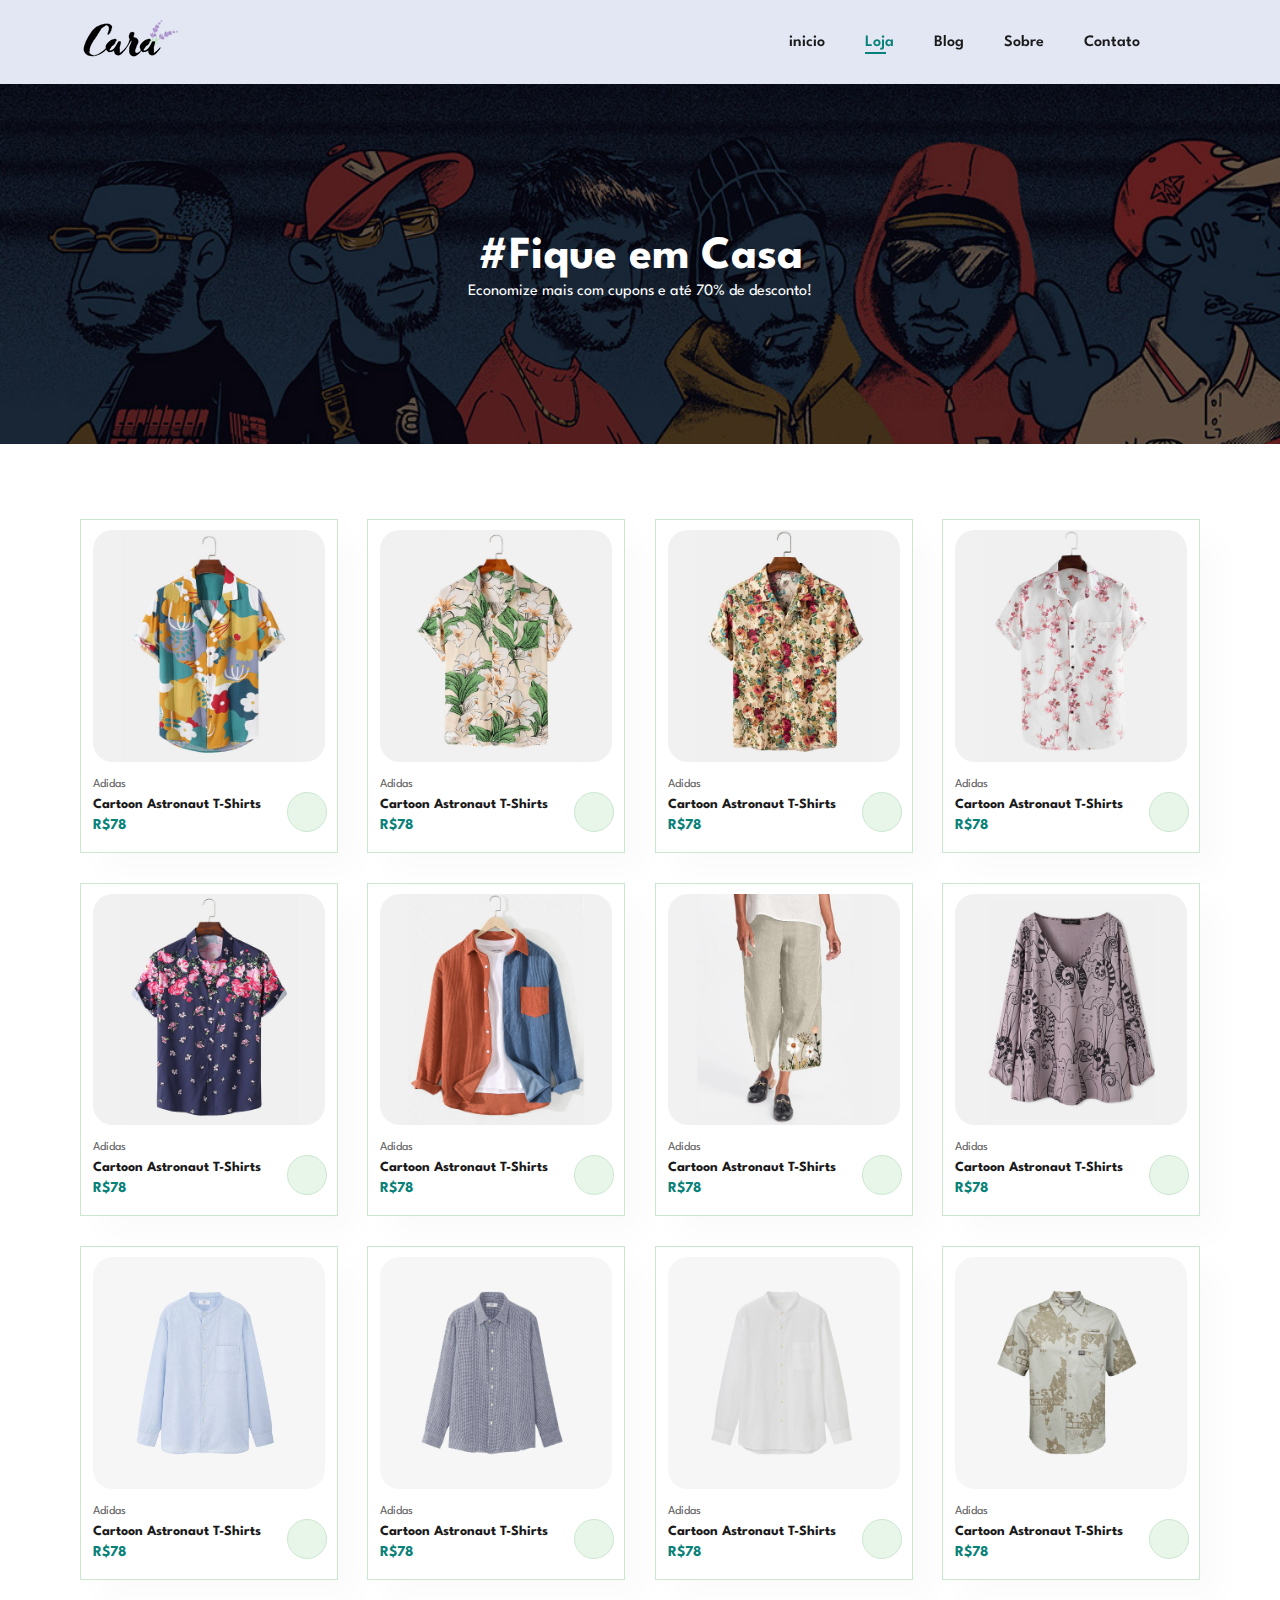
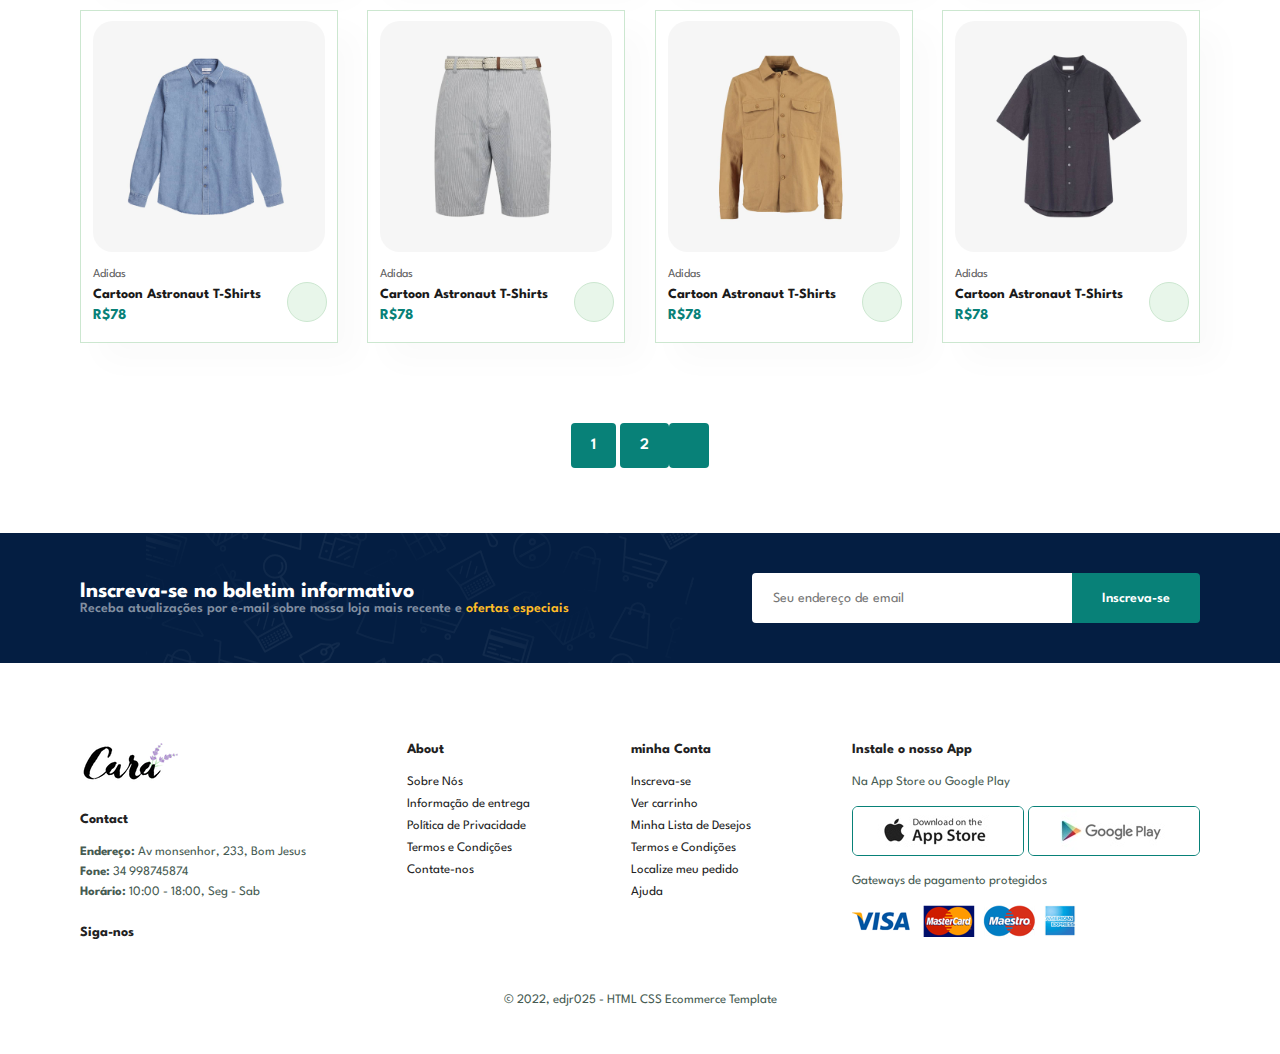
<file: shop.html>
<!DOCTYPE html>
<html lang="en">
<head>
    <meta charset="UTF-8">
    <meta http-equiv="X-UA-Compatible" content="IE=edge">
    <meta name="viewport" content="width=device-width, initial-scale=1.0">
    <title>Shop</title>
    <link rel="stylesheet" href="style.css">
    <link rel="stylesheet" href="https://cdnjs.cloudflare.com/ajax/libs/font-awesome/6.0.0-beta3/css/all.min.css" integrity="sha512-Fo3rlrZj/k7ujTnHg4CGR2D7kSs0v4LLanw2qksYuRlEzO+tcaEPQogQ0KaoGN26/zrn20ImR1DfuLWnOo7aBA==" crossorigin="anonymous" referrerpolicy="no-referrer" />
</head>
<body>

    <section id="header">
        <a href="#"><img src="img/logo.png" class="logo" alt="logo"></a>

        <div>
            <ul id="navbar">
                <li><a href="index.html">inicio</a></li>
                <li><a href="shop.html"  class="active">Loja</a></li>
                <li><a href="blog.html">Blog</a></li>
                <li><a href="about.html">Sobre</a></li>
                <li><a href="contact.html">Contato</a></li>
                <li id="lg-bag"><a href="cart.html"> <i class="fas fa-shopping-basket"></i></a></li>
                <a href="#" id="close"> <i class="fas fa-times"></i> </a>
            </ul>
        </div>
        <div id="mobile">
            <a href="cart.html"> <i class="fas fa-shopping-basket"></i></a>
            <i id="bar" class="fas fa-bars"></i>
        </div>
    </section>

    <section id="page-header">
       
        <h2>#Fique em Casa</h2>
        <p>Economize mais com cupons e até 70% de desconto!</p>
        
    </section>

    <section id="product1" class="section-p1">
        <div class="pro-container">
            <div class="pro" onclick="window.location.href='sproduct.html'">
                <img src="img/products/f1.jpg" alt="">
                <div class="des">
                    <span>Adidas</span>
                    <h5>Cartoon Astronaut T-Shirts</h5>
                    <div class="star">
                        <i class="fas fa-star"></i>
                        <i class="fas fa-star"></i>
                        <i class="fas fa-star"></i>
                        <i class="fas fa-star"></i>
                        <i class="fas fa-star"></i>
                    </div>
                    <h4>R$78</h4>
                </div>
                <a href="#"><i class="fas fa-shopping-cart"></i></a>
            </div>

            <div class="pro">
                <img src="img/products/f2.jpg" alt="">
                <div class="des">
                    <span>Adidas</span>
                    <h5>Cartoon Astronaut T-Shirts</h5>
                    <div class="star">
                        <i class="fas fa-star"></i>
                        <i class="fas fa-star"></i>
                        <i class="fas fa-star"></i>
                        <i class="fas fa-star"></i>
                        <i class="fas fa-star"></i>
                    </div>
                    <h4>R$78</h4>
                </div>
                <a href="#"><i class="fas fa-shopping-cart"></i></a>
            </div>

            <div class="pro">
                <img src="img/products/f3.jpg" alt="">
                <div class="des">
                    <span>Adidas</span>
                    <h5>Cartoon Astronaut T-Shirts</h5>
                    <div class="star">
                        <i class="fas fa-star"></i>
                        <i class="fas fa-star"></i>
                        <i class="fas fa-star"></i>
                        <i class="fas fa-star"></i>
                        <i class="fas fa-star"></i>
                    </div>
                    <h4>R$78</h4>
                </div>
                <a href="#"><i class="fas fa-shopping-cart"></i></a>
            </div>

            <div class="pro">
                <img src="img/products/f4.jpg" alt="">
                <div class="des">
                    <span>Adidas</span>
                    <h5>Cartoon Astronaut T-Shirts</h5>
                    <div class="star">
                        <i class="fas fa-star"></i>
                        <i class="fas fa-star"></i>
                        <i class="fas fa-star"></i>
                        <i class="fas fa-star"></i>
                        <i class="fas fa-star"></i>
                    </div>
                    <h4>R$78</h4>
                </div>
                <a href="#"><i class="fas fa-shopping-cart"></i></a>
            </div>

            <div class="pro">
                <img src="img/products/f5.jpg" alt="">
                <div class="des">
                    <span>Adidas</span>
                    <h5>Cartoon Astronaut T-Shirts</h5>
                    <div class="star">
                        <i class="fas fa-star"></i>
                        <i class="fas fa-star"></i>
                        <i class="fas fa-star"></i>
                        <i class="fas fa-star"></i>
                        <i class="fas fa-star"></i>
                    </div>
                    <h4>R$78</h4>
                </div>
                <a href="#"><i class="fas fa-shopping-cart"></i></a>
            </div>

            <div class="pro">
                <img src="img/products/f6.jpg" alt="">
                <div class="des">
                    <span>Adidas</span>
                    <h5>Cartoon Astronaut T-Shirts</h5>
                    <div class="star">
                        <i class="fas fa-star"></i>
                        <i class="fas fa-star"></i>
                        <i class="fas fa-star"></i>
                        <i class="fas fa-star"></i>
                        <i class="fas fa-star"></i>
                    </div>
                    <h4>R$78</h4>
                </div>
                <a href="#"><i class="fas fa-shopping-cart"></i></a>
            </div>

            <div class="pro">
                <img src="img/products/f7.jpg" alt="">
                <div class="des">
                    <span>Adidas</span>
                    <h5>Cartoon Astronaut T-Shirts</h5>
                    <div class="star">
                        <i class="fas fa-star"></i>
                        <i class="fas fa-star"></i>
                        <i class="fas fa-star"></i>
                        <i class="fas fa-star"></i>
                        <i class="fas fa-star"></i>
                    </div>
                    <h4>R$78</h4>
                </div>
                <a href="#"><i class="fas fa-shopping-cart"></i></a>
            </div>

            <div class="pro">
                <img src="img/products/f8.jpg" alt="">
                <div class="des">
                    <span>Adidas</span>
                    <h5>Cartoon Astronaut T-Shirts</h5>
                    <div class="star">
                        <i class="fas fa-star"></i>
                        <i class="fas fa-star"></i>
                        <i class="fas fa-star"></i>
                        <i class="fas fa-star"></i>
                        <i class="fas fa-star"></i>
                    </div>
                    <h4>R$78</h4>
                </div>
                <a href="#"><i class="fas fa-shopping-cart"></i></a>
            </div>
            <div class="pro">
                <img src="img/products/n1.jpg" alt="">
                <div class="des">
                    <span>Adidas</span>
                    <h5>Cartoon Astronaut T-Shirts</h5>
                    <div class="star">
                        <i class="fas fa-star"></i>
                        <i class="fas fa-star"></i>
                        <i class="fas fa-star"></i>
                        <i class="fas fa-star"></i>
                        <i class="fas fa-star"></i>
                    </div>
                    <h4>R$78</h4>
                </div>
                <a href="#"><i class="fas fa-shopping-cart"></i></a>
            </div>

            <div class="pro">
                <img src="img/products/n2.jpg" alt="">
                <div class="des">
                    <span>Adidas</span>
                    <h5>Cartoon Astronaut T-Shirts</h5>
                    <div class="star">
                        <i class="fas fa-star"></i>
                        <i class="fas fa-star"></i>
                        <i class="fas fa-star"></i>
                        <i class="fas fa-star"></i>
                        <i class="fas fa-star"></i>
                    </div>
                    <h4>R$78</h4>
                </div>
                <a href="#"><i class="fas fa-shopping-cart"></i></a>
            </div>

            <div class="pro">
                <img src="img/products/n3.jpg" alt="">
                <div class="des">
                    <span>Adidas</span>
                    <h5>Cartoon Astronaut T-Shirts</h5>
                    <div class="star">
                        <i class="fas fa-star"></i>
                        <i class="fas fa-star"></i>
                        <i class="fas fa-star"></i>
                        <i class="fas fa-star"></i>
                        <i class="fas fa-star"></i>
                    </div>
                    <h4>R$78</h4>
                </div>
                <a href="#"><i class="fas fa-shopping-cart"></i></a>
            </div>

            <div class="pro">
                <img src="img/products/n4.jpg" alt="">
                <div class="des">
                    <span>Adidas</span>
                    <h5>Cartoon Astronaut T-Shirts</h5>
                    <div class="star">
                        <i class="fas fa-star"></i>
                        <i class="fas fa-star"></i>
                        <i class="fas fa-star"></i>
                        <i class="fas fa-star"></i>
                        <i class="fas fa-star"></i>
                    </div>
                    <h4>R$78</h4>
                </div>
                <a href="#"><i class="fas fa-shopping-cart"></i></a>
            </div>

            <div class="pro">
                <img src="img/products/n5.jpg" alt="">
                <div class="des">
                    <span>Adidas</span>
                    <h5>Cartoon Astronaut T-Shirts</h5>
                    <div class="star">
                        <i class="fas fa-star"></i>
                        <i class="fas fa-star"></i>
                        <i class="fas fa-star"></i>
                        <i class="fas fa-star"></i>
                        <i class="fas fa-star"></i>
                    </div>
                    <h4>R$78</h4>
                </div>
                <a href="#"><i class="fas fa-shopping-cart"></i></a>
            </div>

            <div class="pro">
                <img src="img/products/n6.jpg" alt="">
                <div class="des">
                    <span>Adidas</span>
                    <h5>Cartoon Astronaut T-Shirts</h5>
                    <div class="star">
                        <i class="fas fa-star"></i>
                        <i class="fas fa-star"></i>
                        <i class="fas fa-star"></i>
                        <i class="fas fa-star"></i>
                        <i class="fas fa-star"></i>
                    </div>
                    <h4>R$78</h4>
                </div>
                <a href="#"><i class="fas fa-shopping-cart"></i></a>
            </div>

            <div class="pro">
                <img src="img/products/n7.jpg" alt="">
                <div class="des">
                    <span>Adidas</span>
                    <h5>Cartoon Astronaut T-Shirts</h5>
                    <div class="star">
                        <i class="fas fa-star"></i>
                        <i class="fas fa-star"></i>
                        <i class="fas fa-star"></i>
                        <i class="fas fa-star"></i>
                        <i class="fas fa-star"></i>
                    </div>
                    <h4>R$78</h4>
                </div>
                <a href="#"><i class="fas fa-shopping-cart"></i></a>
            </div>

            <div class="pro">
                <img src="img/products/n8.jpg" alt="">
                <div class="des">
                    <span>Adidas</span>
                    <h5>Cartoon Astronaut T-Shirts</h5>
                    <div class="star">
                        <i class="fas fa-star"></i>
                        <i class="fas fa-star"></i>
                        <i class="fas fa-star"></i>
                        <i class="fas fa-star"></i>
                        <i class="fas fa-star"></i>
                    </div>
                    <h4>R$78</h4>
                </div>
                <a href="#"><i class="fas fa-shopping-cart"></i></a>
            </div>
        </div>
    </section>

    <section id="pagination" class="section-p1">
        <a href="#">1</a>
        <a href="#">2</a>
        <a href="#"> <i class="fas fa-arrow-right"></i> </a>
    </section>
    
    <section id="newsletter" class="section-p1 section-m1">
        <div class="newstext">
            <h4>Inscreva-se no boletim informativo</h4>
            <p>Receba atualizações por e-mail sobre nossa loja mais recente e <span>ofertas especiais</span> </p>
        </div>
        <div class="form">
            <input type="text" placeholder="Seu endereço de email">
            <button class="normal">Inscreva-se</button>
        </div>
    </section>

    <footer class="section-p1">
        <div class="col">
            <img class="logo" src="img/logo.png" alt="">
            <h4>Contact</h4>
            <p> <strong>Endereço: </strong> Av monsenhor, 233, Bom Jesus</p>
            <p> <strong>Fone: </strong> 34 998745874</p>
            <p> <strong>Horário: </strong> 10:00 - 18:00, Seg - Sab</p>
            <div class="follow">
                <h4>Siga-nos</h4>
                <div class="icon">
                <i class="fab fa-facebook"></i>
                <i class="fab fa-twitter"></i>
                <i class="fab fa-instagram"></i>
                <i class="fab fa-pinterest-p"></i>
                <i class="fab fa-youtube"></i>
                </div>
            </div>
        </div>

        <div class="col">
            <h4>About</h4>
            <a href="#">Sobre Nós</a>
            <a href="#">Informação de entrega</a>
            <a href="#">Política de Privacidade</a>
            <a href="#">Termos e Condições</a>
            <a href="#">Contate-nos</a>
        </div>

        <div class="col">
            <h4>minha Conta</h4>
            <a href="#">Inscreva-se</a>
            <a href="#">Ver carrinho</a>
            <a href="#">Minha Lista de Desejos</a>
            <a href="#">Termos e Condições</a>
            <a href="#">Localize meu pedido</a>
            <a href="#">Ajuda</a>
        </div>

        <div class="col install">
            <h4>Instale o nosso App</h4>
            <p>Na App Store ou Google Play</p>
            <div class="row">
                <img src="img/pay/app.jpg" alt="">
                <img src="img/pay/play.jpg" alt="">
            </div>
            <p>Gateways de pagamento protegidos</p>
            <img src="img/pay/pay.png" alt="">
        </div>

        <div class="copyright">
            <p>&copy; 2022, edjr025 - HTML CSS Ecommerce Template</p>
        </div>
    </footer>

    <script src="main.js"></script>
</body>
</html>
</file>
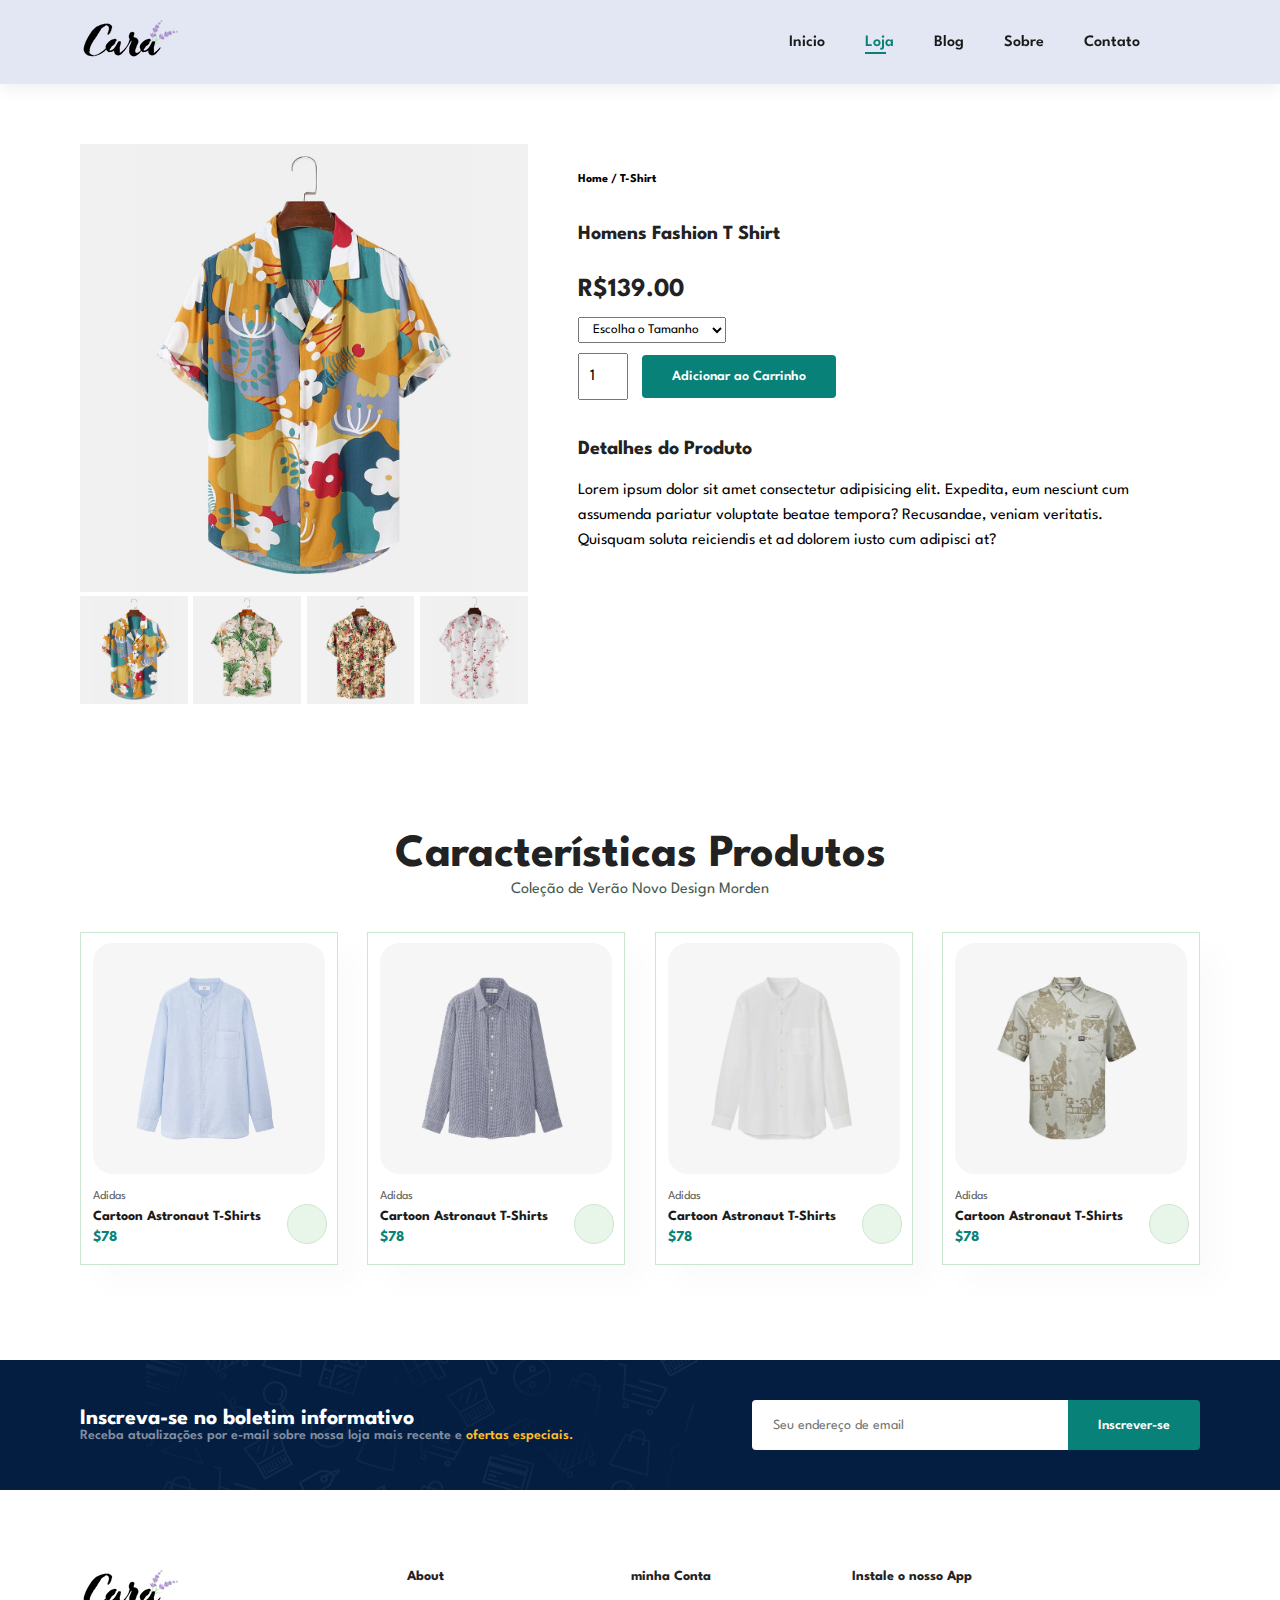
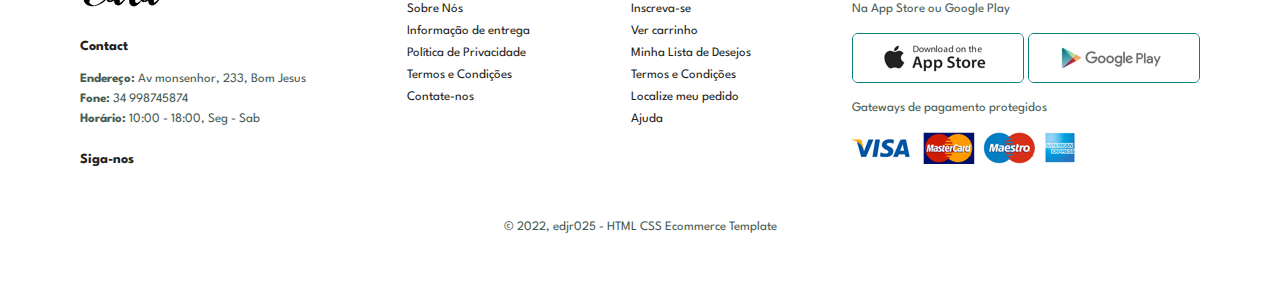
<file: sproduct.html>
<!DOCTYPE html>
<html lang="en">
<head>
    <meta charset="UTF-8">
    <meta http-equiv="X-UA-Compatible" content="IE=edge">
    <meta name="viewport" content="width=device-width, initial-scale=1.0">
    <title>products</title>
    <link rel="stylesheet" href="style.css">
    <link rel="stylesheet" href="https://cdnjs.cloudflare.com/ajax/libs/font-awesome/6.0.0-beta3/css/all.min.css" integrity="sha512-Fo3rlrZj/k7ujTnHg4CGR2D7kSs0v4LLanw2qksYuRlEzO+tcaEPQogQ0KaoGN26/zrn20ImR1DfuLWnOo7aBA==" crossorigin="anonymous" referrerpolicy="no-referrer" />
</head>
<body>

    <section id="header">
        <a href="#"><img src="img/logo.png" class="logo" alt="logo"></a>

        <div>
            <ul id="navbar">
                <li><a href="index.html">Inicio</a></li>
                <li><a href="shop.html"  class="active">Loja</a></li>
                <li><a href="blog.html">Blog</a></li>
                <li><a href="about.html">Sobre</a></li>
                <li><a href="contact.html">Contato</a></li>
                <li id="lg-bag"><a href="cart.html"> <i class="fas fa-shopping-basket"></i></a></li>
                <a href="#" id="close"> <i class="fas fa-times"></i> </a>
            </ul>
        </div>
        <div id="mobile">
            <a href="cart.html"> <i class="fas fa-shopping-basket"></i></a>
            <i id="bar" class="fas fa-bars"></i>
        </div>
    </section>

    <section id="prodetails" class="section-p1 section-m1">
        <div class="single-pro-image">
            <img src="img/products/f1.jpg" width="100%" id="MainImg" alt="">

            <div class="small-img-group">
                <div class="small-img-col">
                    <img src="img/products/f1.jpg" width="100%" class="small-img" alt="">
                </div>

                <div class="small-img-col">
                    <img src="img/products/f2.jpg" width="100%" class="small-img" alt="">
                </div>

                <div class="small-img-col">
                    <img src="img/products/f3.jpg" width="100%" class="small-img" alt="">
                </div>

                <div class="small-img-col">
                    <img src="img/products/f4.jpg" width="100%" class="small-img" alt="">
                </div>
            </div>
        </div>

        <div class="single-pro-details">
            <h6>Home / T-Shirt</h6>
            <h4>Homens Fashion T Shirt</h4>
            <h2>R$139.00</h2>

            <select>
                <option>Escolha o Tamanho</option>
                <option>GG</option>
                <option>G</option>
                <option>M</option>
                <option>P</option>
            </select>
            <input type="number" value="1">
            <button class="normal">Adicionar ao Carrinho</button>
            <h4>Detalhes do Produto</h4>
            <span>Lorem ipsum dolor sit amet consectetur adipisicing elit. Expedita, eum nesciunt cum
            assumenda pariatur voluptate beatae tempora? Recusandae, veniam veritatis. Quisquam soluta
            reiciendis et ad dolorem iusto cum adipisci at?</span>
        </div>
    </section>

    <section id="product1" class="section-p1">
        <h2>Características Produtos</h2>
        <p>Coleção de Verão Novo Design Morden</p>
        <div class="pro-container">
            <div class="pro">
                <img src="img/products/n1.jpg" alt="">
                <div class="des">
                    <span>Adidas</span>
                    <h5>Cartoon Astronaut T-Shirts</h5>
                    <div class="star">
                        <i class="fas fa-star"></i>
                        <i class="fas fa-star"></i>
                        <i class="fas fa-star"></i>
                        <i class="fas fa-star"></i>
                        <i class="fas fa-star"></i>
                    </div>
                    <h4>$78</h4>
                </div>
                <a href="#"><i class="fas fa-shopping-cart"></i></a>
            </div>

            <div class="pro">
                <img src="img/products/n2.jpg" alt="">
                <div class="des">
                    <span>Adidas</span>
                    <h5>Cartoon Astronaut T-Shirts</h5>
                    <div class="star">
                        <i class="fas fa-star"></i>
                        <i class="fas fa-star"></i>
                        <i class="fas fa-star"></i>
                        <i class="fas fa-star"></i>
                        <i class="fas fa-star"></i>
                    </div>
                    <h4>$78</h4>
                </div>
                <a href="#"><i class="fas fa-shopping-cart"></i></a>
            </div>

            <div class="pro">
                <img src="img/products/n3.jpg" alt="">
                <div class="des">
                    <span>Adidas</span>
                    <h5>Cartoon Astronaut T-Shirts</h5>
                    <div class="star">
                        <i class="fas fa-star"></i>
                        <i class="fas fa-star"></i>
                        <i class="fas fa-star"></i>
                        <i class="fas fa-star"></i>
                        <i class="fas fa-star"></i>
                    </div>
                    <h4>$78</h4>
                </div>
                <a href="#"><i class="fas fa-shopping-cart"></i></a>
            </div>

            <div class="pro">
                <img src="img/products/n4.jpg" alt="">
                <div class="des">
                    <span>Adidas</span>
                    <h5>Cartoon Astronaut T-Shirts</h5>
                    <div class="star">
                        <i class="fas fa-star"></i>
                        <i class="fas fa-star"></i>
                        <i class="fas fa-star"></i>
                        <i class="fas fa-star"></i>
                        <i class="fas fa-star"></i>
                    </div>
                    <h4>$78</h4>
                </div>
                <a href="#"><i class="fas fa-shopping-cart"></i></a>
            </div>

        </div>
    </section>

    <section id="newsletter" class="section-p1 section-m1">
        <div class="newstext">
            <h4>Inscreva-se no boletim informativo</h4>
            <p>Receba atualizações por e-mail sobre nossa loja mais recente e <span>
                ofertas especiais.</span> </p>
        </div>
        <div class="form">
            <input type="text" placeholder="Seu endereço de email">
            <button class="normal">Inscrever-se</button>
        </div>
    </section>

    <footer class="section-p1">
        <div class="col">
            <img class="logo" src="img/logo.png" alt="">
            <h4>Contact</h4>
            <p> <strong>Endereço: </strong> Av monsenhor, 233, Bom Jesus</p>
            <p> <strong>Fone: </strong> 34 998745874</p>
            <p> <strong>Horário: </strong> 10:00 - 18:00, Seg - Sab</p>
            <div class="follow">
                <h4>Siga-nos</h4>
                <div class="icon">
                <i class="fab fa-facebook"></i>
                <i class="fab fa-twitter"></i>
                <i class="fab fa-instagram"></i>
                <i class="fab fa-pinterest-p"></i>
                <i class="fab fa-youtube"></i>
                </div>
            </div>
        </div>

        <div class="col">
            <h4>About</h4>
            <a href="#">Sobre Nós</a>
            <a href="#">Informação de entrega</a>
            <a href="#">Política de Privacidade</a>
            <a href="#">Termos e Condições</a>
            <a href="#">Contate-nos</a>
        </div>

        <div class="col">
            <h4>minha Conta</h4>
            <a href="#">Inscreva-se</a>
            <a href="#">Ver carrinho</a>
            <a href="#">Minha Lista de Desejos</a>
            <a href="#">Termos e Condições</a>
            <a href="#">Localize meu pedido</a>
            <a href="#">Ajuda</a>
        </div>

        <div class="col install">
            <h4>Instale o nosso App</h4>
            <p>Na App Store ou Google Play</p>
            <div class="row">
                <img src="img/pay/app.jpg" alt="">
                <img src="img/pay/play.jpg" alt="">
            </div>
            <p>Gateways de pagamento protegidos</p>
            <img src="img/pay/pay.png" alt="">
        </div>

        <div class="copyright">
            <p>&copy; 2022, edjr025 - HTML CSS Ecommerce Template</p>
        </div>
    </footer>

    <script src="main.js"></script>
</body>
</html>
</file>
<file: style.css>
@import url('https://fonts.googleapis.com/css2?family=Spartan:wght@300;400;500;700&display=swap');

*{
    margin: 0;
    padding: 0;
    box-sizing: border-box;
    font-family: 'Spartan', sans-serif;
}

h1{
    font-size: 50px;
    line-height: 64px;
    color: #222;
}

h2{
    font-size: 46px;
    line-height: 54px;
    color: #222;
}

h4{
    font-size: 20px;
    color: #222;
}

h6{
    font-weight: 700;
    font-size: 12px;
}

p{
    font-size: 16px;
    color: #465b52;
}

.section-p1{
    padding: 40px 80px;
}

.section-m1{
    margin: 40px 0;
}

button.normal{
    font-size: 14px;
    font-weight: 600;
    padding: 15px 30px;
    color: #000;
    background-color: #fff;
    border-radius: 4px;
    cursor: pointer;
    border: none;
    outline: none;
    transition: 0.2s;
}

button.white{
    font-size: 13px;
    font-weight: 600;
    padding: 11px 18px;
    color: #fff;
    background-color: transparent;
    cursor: pointer;
    border: 1px solid #fff;
    outline: none;
    transition: 0.2s;

}

body{
    width: 100%;
}

                                        /*     header start     */

#header{
    display: flex;
    align-items: center;
    justify-content: space-between;
    padding: 20px 80px;
    background: #e3e6f3;
    box-shadow: 0 5px 15px rgba(0, 0, 0, 0.06);
    z-index: 999;
    position: sticky;
    top: 0;
    left: 0;

}

#navbar{
    display: flex;
    align-items: center;
    justify-content: center;
}

#navbar li{
    list-style: none;
    padding: 0 20px;
    position: relative;
}

#navbar li a{
    text-decoration: none;
    font-size: 16px;
    font-weight: 600;
    color: #1a1a1a;
    transition: 0.3s ease;
}

#navbar li a:hover,
#navbar li a.active{ 
    color: #088178;
}

#navbar li a.active::after,
#navbar li a:hover::after{
    content: '';
    width: 30%;
    height: 2px;
    background: #088178;
    position: absolute;
    bottom: -4px;
    left: 20px;
}

#mobile{
    display: none;
    align-items: center;
}

#close{
    display: none;
}

                                       /*     home page     */

#hero{
    background-image: url('img/hero4.png');
    height: 90vh;
    width: 100%;
    background-size: cover;
    background-position: top 25% right 0;
    padding: 0 80px;
    display: flex;
    flex-direction: column;
    align-items: flex-start;
    justify-content: center;
}

#hero h4{
    padding-bottom: 15px;
}

#hero h1{
    color: #088178;
}

#hero button{
    background-image: url('img/button.png');
    background-color: transparent;
    color: #088178;
    border: 0;
    padding: 14px 80px 14px 65px;
    background-repeat: no-repeat;
    cursor: pointer;
    font-weight: 700;
    font-size: 15px;
}

/*feature*/

#feature{
    display: flex;
    align-items: center;
    justify-content: space-between;
    flex-wrap: wrap;
}

#feature .fe-box{
    width: 180px;
    text-align: center;
    padding: 25px 15px;
    box-shadow: 20px 20px 34px rgba(0, 0, 0, 0.03);
    border: 1px solid #cce7d0;
    border-radius: 4px;
    margin: 15px 0;
}

#feature .fe-box:hover{
    box-shadow: 10px 10px 54px rgba(0, 0, 0, 0.03);
}

#feature .fe-box img{
    width: 100%;
    margin-bottom: 10px;
}

#feature .fe-box h6{
    display: inline-block;
    padding: 9px 8px 6px 8px;
    line-height: 1;
    border-radius: 4px;
    color: #088178;
    background-color: #fddde4;
}

#feature .fe-box:nth-child(2) h6{
    background-color: #cdebbc;
}

#feature .fe-box:nth-child(3) h6{
    background-color: #d1e8f2;
}

#feature .fe-box:nth-child(4) h6{
    background-color: #cdd4f8;
}

#feature .fe-box:nth-child(5) h6{
    background-color: #f6dbf6;
}

#feature .fe-box:nth-child(6) h6{
    background-color: #fff2e5;
}

/*feature products*/

#product1{
    text-align: center;  
}

#product1 .pro{
    width: 23%;
    min-width: 250px;
    padding: 10px 12px;
    border: 1px solid #cce7d0;
    cursor: pointer;
    box-shadow: 20px 20px 30px rgba(0, 0, 0, 0.02);
    margin: 15px 0;
    transition: 0.2s ease;
    position: relative;
}

#product1 .pro img{
    width: 100%;
    border-radius: 20px;
}

#product1 .pro:hover{
    box-shadow: 20px 20px 30px rgba(0, 0, 0, 0.06);
} 

#product1 .pro .des{
    text-align: start;
    padding: 10px 0;
}

#product1 .pro .des span{
    color: #606060;
    font-size: 12px;
}

#product1 .pro .des h5{
    padding-top: 7px;
    color: #1a1a1a;
    font-size: 14px;
}

#product1 .pro .des i{
    font-size: 12px;
    color: rgb(243, 181, 25);
}

#product1 .pro .des h4{
    padding-top: 7px;
    font-size: 15px;
    font-weight: 700;
    color: #088178;
}

#product1 .pro .fa-shopping-cart{
    width: 40px;
    height: 40px;
    line-height: 40px;
    border-radius: 50px;
    background-color: #e8f6ea;
    color: #088178;
    border: 1px solid #cce7d0;
    position: absolute;
    bottom: 20px;
    right: 10px;
}

#product1 .pro-container{
    display: flex;
    justify-content: space-between;
    padding-top: 20px;
    flex-wrap: wrap;
}

/*         /*banner         */ 

#banner{
    display: flex;
    flex-direction: column;
    justify-content: center;
    align-items: center;
    text-align: center;
    background: url('img/banner/b2.jpg');
    width: 100%;
    height: 40vh;
    background-size: cover;
    background-position: center;
}

#banner h4{
    color: #fff;
    font-size: 16px;
}

#banner h2{
    color: #fff;
    font-size: 30px;
    padding: 10px 0;
}

#banner h2 span{
    color: #ef3636;

}

#banner button:hover{
    background-color: #088178;
    color: #fff;
}

/*         /*sm banner         */ 

#sm-banner{
    display: flex;
    justify-content: space-between;
    flex-wrap: wrap;
}

#sm-banner .banner-box{
    display: flex;
    flex-direction: column;
    justify-content: center;
    align-items: flex-start;
    background: url('img/banner/b17.jpg');
   min-width: 580px;
    height: 50vh;
    background-size: cover;
    background-position: center;
    padding: 30px;
}

#sm-banner .banner-box2{
    background-image: url('img/banner/b10.jpg');
}

#sm-banner h4{
    color: #fff;
    font-size: 20px;
    font-weight: 300;
}

#sm-banner h2{
    color: #fff;
    font-size: 28px;
    font-weight: 800;
}

#sm-banner span{
    color: #fff;
    font-size: 14px;
    font-weight: 500;
    padding-bottom: 15px;
}

#sm-banner .banner-box:hover button{
    background-color: #088178;
    border: 1px solid #088178;
}

/*-----------------------------------------banner3---------------*/
#banner3 {
    display: flex;
    justify-content: space-between;
    flex-wrap: wrap;
    padding: 0 80px;
}


#banner3 .banner-box{
    display: flex;
    flex-direction: column;
    justify-content: center;
    align-items: flex-start;
    background: url('img/banner/b7.jpg');
    min-width: 30%;
    height: 30vh;
    background-size: cover;
    background-position: center;
    padding: 20px;
    margin-bottom: 20px;
}

#banner3 .banner-box2{
   background-image: url('img/banner/b4.jpg');
}

#banner3 .banner-box3{
    background-image: url('img/banner/b18.jpg');
}

#banner3 h2{
    color: #fff;
    font-weight: 900;
    font-size: 22px;
}

#banner3 h3{
    color: #ec544e;
    font-weight: 800;
    font-size: 15px;
}


/*-------------------------------------newsletter--------------------*/
#newsletter{
    display: flex;
    justify-content: space-between;
    flex-wrap: wrap;
    align-items: center;
    background-image: url('img/banner/b14.png');
    background-repeat: no-repeat;
    background-position: 20% 30%;
    background-color: #041e42;
}

#newsletter h4{
    font-size: 22px;
    font-weight: 700;
    color: #fff;
}

#newsletter p{
    font-size: 14px;
    font-weight: 600;
    color: #818ea0;
}

#newsletter p span{
    color: #ffbd27;
}

#newsletter .form{
    display: flex;
    width: 40%;

}

#newsletter input{
   height: 3.125rem;
   padding: 0 1.25rem;
   font-size: 14px;
   width: 100%;
   border: 1px solid transparent;
   border-radius: 4px;
   outline: none; 
   border-top-right-radius: 0;
   border-bottom-right-radius: 0;
}

#newsletter button{
    background-color: #088178;
    color: #fff;
    white-space: nowrap;
    border-top-left-radius: 0;
    border-bottom-left-radius: 0;
}

/*----------------------------footer-----------------------------*/

footer{
    display: flex;
    justify-content: space-between;
    flex-wrap: wrap;
}

footer .col{
    display: flex;
    flex-direction: column;
    align-items: flex-start;
    margin-bottom: 20px;
}


footer .logo{
    margin-bottom: 30px;
}

footer h4{
    font-size: 14px;
    padding-bottom: 20px;
}

footer p{
    font-size: 13px;
    margin: 0 0 8px 0;
}

footer a{
  font-size: 13px;
  text-decoration: none;
  color: #222;
  margin-bottom: 10px;  
}

footer .follow{
    margin-top: 20px;
}

footer .follow i{
    color: #465b52;
    padding-right: 4px;
    cursor: pointer;
}

footer .install .row img{
    border: 1px solid #088178;
    border-radius: 6px;
}

footer .install img{
    margin: 10px 0 15px 0;
}

footer .follow i:hover,
footer a:hover{
    color: #088178;
}

footer .copyright{
    width: 100%;
    text-align: center;
}

/*------------------------shop page---------------------*/

#page-header{
    background-image: url('img/banner/b1.jpg');
    width: 100%;
    height: 40vh;
    background-size: cover;
    display: flex;
    justify-content: center;
    text-align: center;
    flex-direction: column;
    padding: 14px;
}

#page-header h2,
#page-header p{
    color: #fff;
}

#pagination{
    text-align: center;
}

#pagination a{
    text-decoration: none;
    background-color: #088178;
    padding: 15px 20px;
    border-radius: 4px;
    color: #fff;
    font-weight: 600;
}

#pagination a i{
    font-size: 16px;
    font-weight: 600;
}

/*---------------------------sigle product--------------------*/
#prodetails{
    display: flex;
    margin-top: 20px;
}

#prodetails .single-pro-image{
    width: 40%;
    margin-right: 50px;
}
.small-img-group{
    display: flex;
    justify-content: space-between;
}

.small-img-col{
    flex-basis: 24%;
    cursor: pointer;
}

#prodetails .single-pro-details{
    width: 50%;
    padding-top: 30px;
}

#prodetails .single-pro-details h4{
    padding: 40px 0 20px 0;
}

#prodetails .single-pro-details h2{
    font-size: 26px;
}

#prodetails .single-pro-details select{
    display: block;
    padding: 5px 10px;
    margin-bottom: 10px;
}

#prodetails .single-pro-details input{
   width: 50px;
   height: 47px; 
   padding-left: 10px;
   font-size: 16px;
   margin-right: 10px;
}

#prodetails .single-pro-details input:focus{
    outline: none;
}

#prodetails .single-pro-details button{
    background-color: #088178;
    color: #fff;
}


#prodetails .single-pro-details span{
    line-height: 25px;
}

/*---------------------------blog page-------------------------------------*/

#page-header.blog-header{
    background-image: url('img/banner/b19.jpg');
    width: 100%;
    height: 40vh;
    background-size: cover;
    display: flex;
    justify-content: center;
    text-align: center;
    flex-direction: column;
    padding: 14px;
}

#blog{
    padding: 150px 150px 0 150px;
}

#blog .blog-box{
    display: flex;
    align-items: center;
    width: 100%;
    position: relative;
    padding-bottom: 90px;
}

#blog .blog-img{
    width: 50%;
    margin-right: 40px;
}

#blog img{
    width: 100%;
    height: 300px;
    object-fit: cover;
}

#blog .blog-detail{
    width: 50%;
}

#blog .blog-detail a{
    text-decoration: none;
    font-size: 11px;
    color: #000;
    font-weight: 700;
    position: relative;
    transition: 0.3s;
}

#blog .blog-detail a::after{
    content: '';
    width: 50px;
    height: 1px;
    background-color: #000;
    position: absolute;
    top: 4px;
    right: -60px;
}

#blog .blog-detail a:hover{
    color: #088178;
}

#blog .blog-detail a:hover::after{
    background-color: #088178;
}

#blog .blog-box h1{
    position: absolute;
    top: -40px;
    left: 0;
    font-size: 70px;
    font-weight: 700;
    color: #c9cbce;
    z-index: -9;
}

/*--------------------------about---------------------*/

#page-header.about-header{
  background-image: url('img/about/banner.png');
}

#about-head img{
    width: 50%;
    height: auto;
}

#about-head{
    display: flex;
    align-items: center;
}

#about-head div{
    padding-left: 40px;
}


#about-app{
    text-align: center;
} 

#about-app .video{
    width: 70%;
    height: 100%;
    margin: 30px auto 0 auto;
}

#about-app .video video{
    width: 100%;
    height: 100%;
    border-radius: 20px;
}

#contact-details{
    display: flex;
    justify-content: space-between;
    align-items: center;
}

#contact-details .details{
    width: 40%;  
}

#contact-details .details span, #form-details form span{
    font-size: 12px;
}

#contact-details .details h2,  #form-details form h2{
    font-size: 26px;
    line-height: 35px;
    padding: 20px 0;
}

#contact-details .details h3{
    font-size: 16px;
    padding-bottom: 15px;
}

#contact-details .details li{
    list-style: none;
    display: flex;
    padding: 10px 0;
}

#contact-details .details li i{
    font-size: 14px;
    padding-right: 22px;
}

#contact-details .details li p{
    margin: 0;
    font-size: 14px;
}

#contact-details .map{
    width: 55%;
    height: 400px;
}

#contact-details .map iframe{
    width: 100%;
    height: 100%;
}

#form-details{
    display: flex;
    justify-content: space-between;
    margin: 30px;
    padding: 80px;
    border: 1px solid #e1e1e1;
    /*width: 100%;*/
    height: 100%;
    
}

#form-details form{
    width: 65%;
    display: flex;
    flex-direction: column;
    align-items: flex-start;
}

#form-details form input, #form-details form textarea{
    width: 100%;
    padding: 12px 15px;
    outline: none;
    margin-bottom: 20px;
    border: 1px solid #e1e1e1;
}

#form-details form  button{
    background-color: #088178;
    color: #fff;
}

#form-details .people div{
    padding-bottom: 25px;
    display: flex;
    align-items: flex-start;
}

#form-details .people div img{
   width: 65px;
   height: 65px;
   object-fit: cover;
   margin-right: 15px; 
}

#form-details .people div p{
    margin: 0;
    font-size: 13px;
    line-height: 25px;
}

#form-details .people div span{
    display: block;
    font-size: 16px;
    font-weight: 600;
    color: #000;
}

/*cart page*/

#cart{
    overflow-x: auto;
}

#cart table{
    width: 100%;
    border-collapse: collapse;
    table-layout: fixed;
    white-space: nowrap;
}

#cart table img{
    width: 70px;
}

#cart table td:nth-child(1){
    width: 100px;
    text-align: center;
}

#cart table td:nth-child(2){
    width: 150px;
    text-align: center;
}

#cart table td:nth-child(3){
    width: 250px;
    text-align: center;
}

#cart table td:nth-child(4),
#cart table td:nth-child(5),
#cart table td:nth-child(6){
    width: 150px;
    text-align: center;
}

#cart table td:nth-child(5) input{
    width: 70px;
    padding: 10px 5px 10px 15px;
}

#cart table thead{
    border: 1px solid #e2e9e1;
    border-left: none;
    border-right: none;
}

#cart table thead td{
    font-weight: 700;
    text-transform: uppercase;
    font-size: 13px;
    padding: 18px 0;
}

#cart table tbody tr td{
    padding-top: 15px;
} 

#cart table tbody td{
    font-size: 13px;
}

#cart-add{
    display: flex;
    flex-wrap: wrap;
    justify-content: space-between;
}

#coupon{
    width: 50%;
    margin-bottom: 30px;
}

#coupon h3{
    padding-bottom: 15px;
}

#coupon input{
 padding: 10px 20px;
 outline: none;
 width: 60%;
 margin-right: 10px;
 border: 1px solid #e2e9e1;
}

#coupon button{
    background-color: #088178;
    color: #fff;
    padding: 12px 20px;
}

#subtotal{
    width: 50%;
    margin-bottom: 30px;
    border: 1px solid #e2e9e1;
    padding: 30px;
}


#subtotal table{
    border-collapse: collapse;
    width: 100%;
    margin-bottom: 20px;
}

#subtotal table td{
    width: 50%;
    border: 1px solid #e2e9e1;
    padding: 10px;
    font-size: 13px;
}
#subtotal h3, #coupon {
    padding: 15px;
}

#subtotal button{
    background-color: #088178;
    color: #fff;
    padding: 12px 20px;
}

/*-------------------start media query-------------------------*/

@media(max-width: 799px){

    .section-p1{
        padding: 40px 40px;
    }
    #navbar{
        display: flex;
        flex-direction: column;
        align-items: flex-start;
        justify-content: flex-start;
        position: fixed;
        top: 0;
        right: -300px;
        height: 100vh;
        width: 300px;
        background-color: #e3e6f3;
        box-shadow: 0 40px 60px rgba(0, 0, 0, 0.1);
        padding: 80px 0 0 10px;
        transition: 0.3s;
    }

    #navbar.active{
        right: 0;
    }

    #navbar li{
        margin-bottom: 25px;
    }

    #mobile{
        display: flex;
        align-items: center;
    }

    #mobile i{
        color: #1a1a1a;
        font-size: 24px;
        padding-left: 20px;
    }

    #close{
        display: initial;
        position: absolute;
        top: 30px;
        left: 30px;
        color: #222;
        font-size: 24px;
    }

    #lg-bag{
        display: none;
    }

    #hero{
        height: 70vh;
        padding: 0 80px;
        background-position: top 30% right 30%;
    }

    #feature{
        justify-content: center;
    }

    #feature .fe-box{
        margin: 15px 15px;
    }

    #product1 .pro-container{
        justify-content: center;
    }

    #product1 .pro{
        margin: 15px;
    }

    #banner{
        height: 20vh;
    }

    #sm-banner .banner-box{
        min-width: 100%;
        height: 30vh;
    }

    #banner3{
        padding: 0 40px;
    }

    #banner3 .banner-box{
        width: 28%;
    }

    #newsletter .form{
        width: 70%;
    }
}

@media(max-width: 447px){

    .section-p1{
        padding: 20px;
    }

    #header{
        padding: 10px 30px;
    }

    h1{
        font-size: 38px;
    }

    h2{
        font-size: 32px;
    }

    #hero{
        padding: 0 20px;
        background-position: 55%;
    }

    #feature {
        justify-content: space-between;
    }

    #feature .fe-box{
        width: 155px;
        margin: 0 0 15px 0;
    }

    #product1 .pro{
        width: 100%;
    }

    #banner{
        height: 40vh;
    }

    #sm-banner .banner-box{
        height: 40vh;
    }

    #sm-banner .banner-box2{
        margin-top: 20px;
    }

    #banner3{
        padding: 0 20px;
    }

    #banner3 .banner-box{
        width: 100%;
    }

    #newsletter{
        padding: 40px 20px;
    }

    #newsletter .form{
        width: 100%;
    }

    footer .copyright{
        text-align: start;
    }
}
/*-----------------------media da shop page--------------------*/
@media(max-width: 447px){
    #prodetails{
        display: flex;
        flex-direction: column;
    }

    #prodetails .single-pro-image{
        width: 100%;
        margin-right: 0px;
    }

    #prodetails .single-pro-details{
        width: 100%;
    }

}

/*-------------------media da page blog--------------*/
@media(max-width: 447px){
    #blog{
        padding: 100px 20px 0 20px;
    }

    #blog .blog-box{
        display: flex;
        flex-direction: column;
        align-items: flex-start;
    }

    #blog .blog-img{
        width: 100%;
        margin-right: 0px;
        margin-bottom: 30px;
    }

    #blof .blog-detail{
        width: 100%;
    }

    #blog .blog-detail p{
        text-align: justify;
    }
}

/*--------------------media about page------------------*/
@media(max-width: 447px){

    #about-head{
       flex-direction: column;
    }

    #about-head img{
        width: 100%;
        margin-bottom: 20px;
    }

    #about-head div{
        padding-left: 0px;
    }
    #about-app .video{
        width: 100%;   
    }
    
}

/*media para a contact page*/
@media(max-width: 799px){
    #form-details{
        padding: 40px;  
    }

    #form-details form{
        width: 50%;
    }
    
}

@media(max-width: 477px){

    #contact-details{
        flex-direction: column;
    }

    #contact-details .details{
        width: 100%;
        margin-bottom: 30px;
    }

    #contact-details .map{
        width: 100%;
        height: 400px;
    }

    #form-details{
        margin: 10px;
        padding: 30px 10px;
        flex-wrap: wrap;
    }

    #form-details form{
        width: 100%;
        margin-bottom: 30px;
    }
}

/* media cart page*/
@media(max-width: 477px){
    #cart-add{
        flex-direction: column;
    }
    #coupon{
        width: 100%;
    }

    #subtotal{
        width: 100%;
        padding: 20px;
    }
}
</file>
